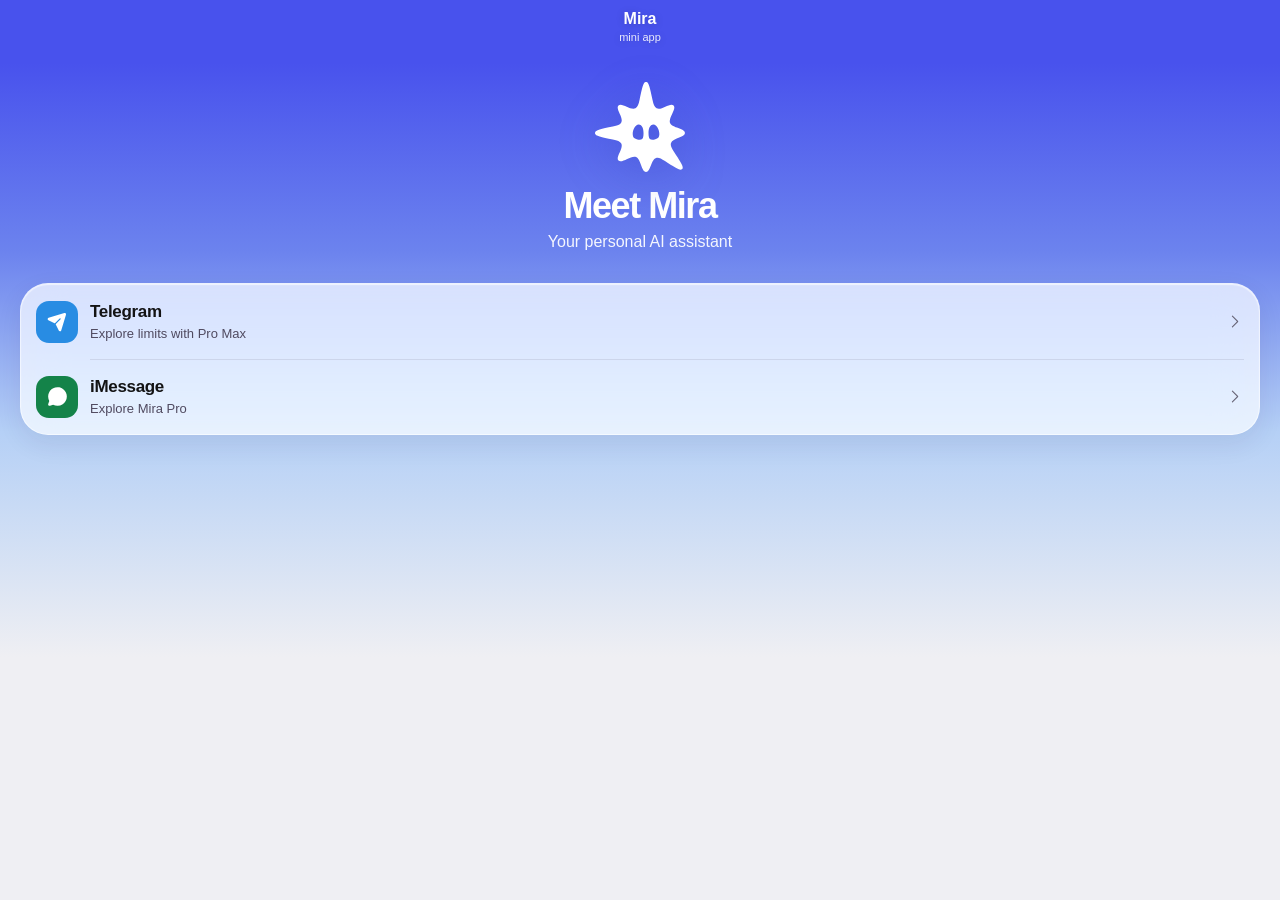
<file: index.html>
<!doctype html>
<html lang="en" data-mira-embedded>
  <head>
    <meta charset="UTF-8" />
    <meta name="viewport" content="width=device-width, initial-scale=1, maximum-scale=1, user-scalable=no, viewport-fit=cover" />
    <meta name="theme-color" content="#ffffff" />
    <title>Mira Mini App</title>
    <script src="https://telegram.org/js/telegram-web-app.js"></script>
    <script type="module" crossorigin src="./assets/miniapp-Dsj0WryV.js"></script>
    <link rel="stylesheet" crossorigin href="./assets/miniapp-DrBL2Y4B.css">
  </head>
  <body>
    <div id="root"></div>
  </body>
</html>
</file>
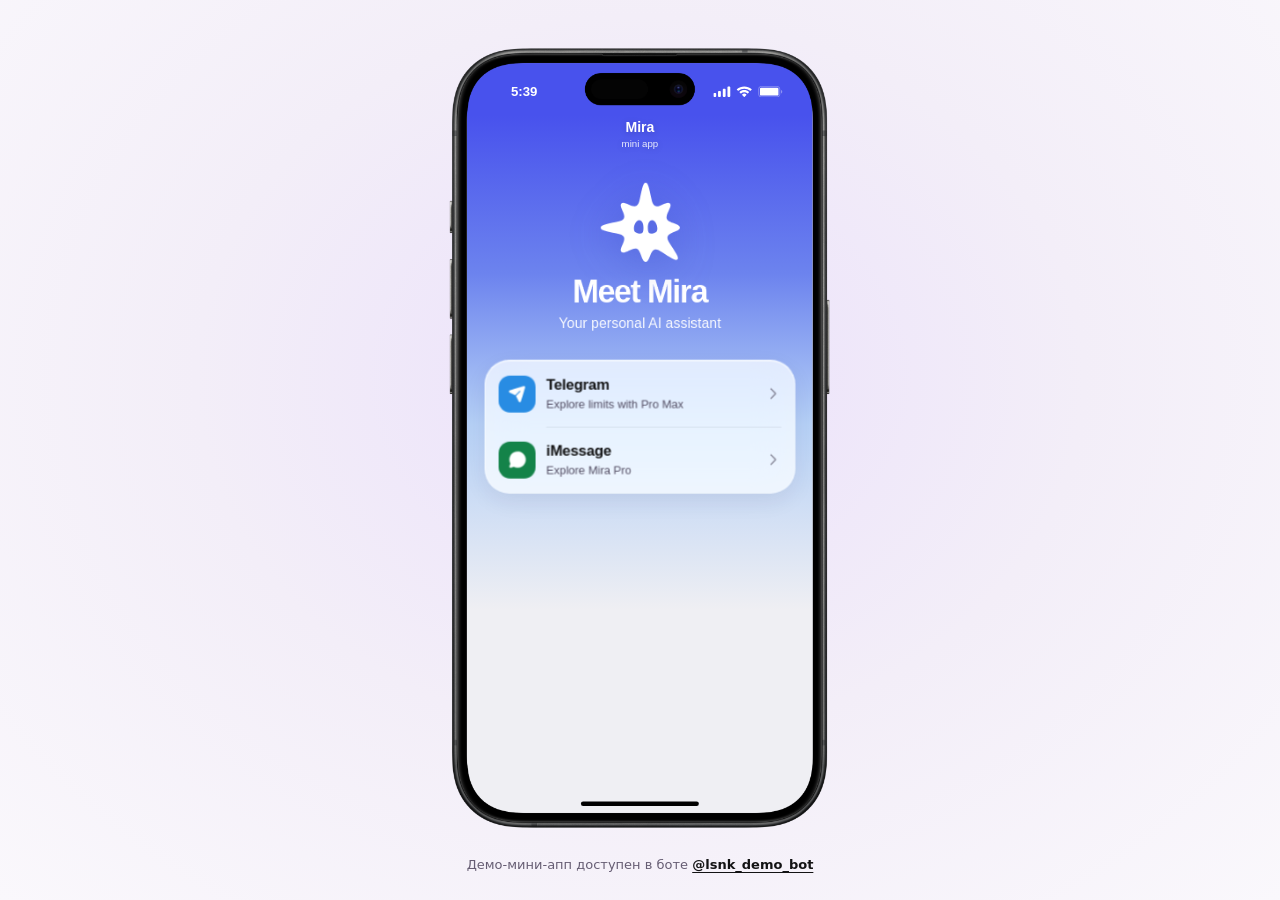
<file: demo/index.html>
<!doctype html>
<html lang="en">
  <head>
    <meta charset="UTF-8" />
    <meta name="viewport" content="width=device-width, initial-scale=1.0" />
    <title>Mira Subscription Preview</title>
    <script type="module" crossorigin src="./assets/index-DxJ-RCTI.js"></script>
    <link rel="stylesheet" crossorigin href="./assets/index-D3S27DZp.css">
  </head>
  <body>
    <div id="root"></div>
  </body>
</html>
</file>
<file: assets/miniapp-DrBL2Y4B.css>
:root{color:#151515;font-synthesis:none;text-rendering:optimizelegibility;-webkit-font-smoothing:antialiased;background:#fff;font-family:Inter,ui-sans-serif,system-ui,-apple-system,BlinkMacSystemFont,Segoe UI,sans-serif}*{box-sizing:border-box}html,body,#root{width:100%;height:100%;margin:0}.mobile-carousel{overscroll-behavior:contain;scrollbar-width:none;-webkit-user-select:none;user-select:none;width:100%;min-width:0;max-width:100%;display:block;position:relative;overflow:auto}.mobile-carousel::-webkit-scrollbar{display:none}.mobile-carousel{touch-action:pan-y;overflow:auto hidden}.mobile-carousel[data-dragging=true]{cursor:none}.mobile-carousel-content{width:max-content;min-width:100%;transform:translateX(var(--mobile-carousel-overdrag));will-change:transform;display:flex}.mobile-carousel-scrollbar{z-index:4;opacity:0;pointer-events:none;transition:opacity .15s;position:absolute;inset:0}.mobile-carousel-scrollbar[data-visible=true]{opacity:1}.mobile-carousel-scrollbar-thumb{background:#00000059;border-radius:999px;height:3px;position:absolute;bottom:4px;right:4px}body{min-width:320px;overflow:hidden}button,input,textarea{font:inherit}button{cursor:pointer}.phone-stage{place-items:center;width:100%;height:100%;padding:24px;display:grid;position:relative}.device-menu-bar{z-index:100;border-radius:12px;padding:3px;position:absolute;top:18px;right:18px}.device-picker-trigger{color:#151515;background:0 0;border:0;border-radius:9px;align-items:center;gap:10px;height:34px;padding:0 10px 0 12px;font:600 14px/1 ui-sans-serif,system-ui,sans-serif;display:flex}.device-picker-trigger:hover,.device-picker-trigger[data-state=open]{background:#0000000e}.device-picker-trigger:focus-visible{outline-offset:2px;outline:2px solid #000000b8}.device-picker-menu{z-index:200;min-width:168px;transform-origin:var(--radix-dropdown-menu-content-transform-origin);background:#fffffffa;border-radius:12px;padding:3px;animation:.12s ease-out device-menu-in;box-shadow:0 0 1px #0000000f,0 0 0 1px #00000014,0 4px 4px #0000000d}.device-picker-item{color:#181818;-webkit-user-select:none;user-select:none;border-radius:8px;outline:none;justify-content:space-between;align-items:center;height:34px;padding:0 9px 0 10px;font:500 14px/1 ui-sans-serif,system-ui,sans-serif;display:flex}.device-picker-item[data-highlighted]{background:#f0f0f0}.device-picker-item[data-state=checked]{font-weight:600}.device-picker-check{color:#181818;place-items:center;display:grid}@keyframes device-menu-in{0%{opacity:0;transform:scale(.98)translateY(-2px)}to{opacity:1;transform:scale(1)translateY(0)}}.phone-scale-box{position:relative}.phone-device{transform-origin:0 0;-webkit-user-select:none;user-select:none;position:absolute;top:0;left:0}.phone-bezel{object-fit:contain;z-index:2;-webkit-user-drag:none;pointer-events:none;width:100%;height:100%;display:block;position:absolute;inset:0}.device-screen{cursor:none;z-index:1;-webkit-user-select:none;user-select:none;background:#fff;border-radius:42px;position:absolute;overflow:hidden;box-shadow:inset 0 0 0 1px #00000014}.device-camera{z-index:75;pointer-events:none;background:#050505;border-radius:50%;display:block;position:absolute;box-shadow:inset 0 0 0 1px #ffffff14}.device-screen,.device-screen *{cursor:none!important}.device-screen img,.keyboard-asset{-webkit-user-drag:none;-webkit-user-select:none;user-select:none}.device-screen input,.device-screen textarea,.device-screen select,.device-screen option,.device-screen [contenteditable=true]{-webkit-user-select:auto;user-select:auto}.device-screen:active,.device-screen:active *,.device-screen input,.device-screen textarea,.device-screen button,.device-screen a,.device-screen [role=button]{cursor:none!important}.device-screen[data-cursor-debug=true],.device-screen[data-cursor-debug=true] *{cursor:default!important}.device-screen :focus,.device-screen :focus-visible{box-shadow:none!important;outline:0!important}.flow-stack,.flow-scenes,.flow-screen,.mobile-app-viewport{position:absolute;inset:0}.mobile-app-viewport[data-platform=android][data-keyboard-visible=false]{bottom:var(--device-safe-area-bottom,48px)}.flow-stack{--flow-header-height:0px;--flow-header-content-height:0px;--flow-header-safe-area:0px;--flow-footer-height:0px;--keyboard-height:0px;touch-action:pan-y;background:0 0;overflow:hidden}.flow-fixed-header{z-index:12;height:var(--flow-header-height);padding-top:var(--flow-header-safe-area);box-sizing:border-box;-webkit-backdrop-filter:none;backdrop-filter:none;background:0 0;border-bottom:0;position:absolute;top:0;left:0;right:0}.flow-fixed-footer{z-index:12;right:0;bottom:var(--keyboard-height);height:var(--flow-footer-height);background:0 0;transition:bottom .26s cubic-bezier(.2,.8,.2,1);position:absolute;left:0}.flow-scenes{top:var(--flow-header-height);bottom:0;overflow:hidden}.flow-screen{will-change:transform;background:0 0;overflow:hidden}.mobile-page{--mobile-safe-area-height:var(--device-safe-area-bottom,34px);--keyboard-height:0px;position:absolute;inset:0}.mobile-page[data-keyboard-visible=true],.mobile-app-viewport[data-platform=android] .mobile-page{--mobile-safe-area-height:0px}.mobile-scroll{top:0;right:0;bottom:var(--keyboard-height);-webkit-overflow-scrolling:touch;overscroll-behavior:contain;scrollbar-width:none;touch-action:none;-webkit-user-select:none;user-select:none;transition:bottom .26s cubic-bezier(.2,.8,.2,1);position:absolute;left:0;overflow:hidden auto}.mobile-scroll::-webkit-scrollbar{display:none}.mobile-scroll[data-dragging=true]{cursor:none}.mobile-cursor{z-index:80;opacity:0;pointer-events:none;will-change:transform;background:radial-gradient(circle at 50% 44%,#ffffffb3 0 34%,#ffffff8a 58%,#eeeeee7a 100%);border:.5px solid #0000001f;border-radius:999px;width:48px;height:48px;transition:opacity 90ms,background 80ms,box-shadow 80ms;position:absolute;top:0;left:0;box-shadow:inset 0 1px 2px #fff9,inset 0 -5px 10px #0000000d,inset 0 0 0 1px #00000006}.mobile-cursor:before{content:"";pointer-events:none;background:linear-gradient(#ffffff61,#fff0);border-radius:999px;width:32px;height:17px;position:absolute;top:3px;left:50%;transform:translate(-50%)}.mobile-cursor:after{border-radius:inherit;content:"";pointer-events:none;position:absolute;inset:0;box-shadow:inset 1px 0 3px #ffffff47,inset -1px 0 3px #00000005}.mobile-cursor-hotspot{pointer-events:none;background:#ffffffd1;border:1px solid #007afff2;border-radius:999px;width:9px;height:9px;position:absolute;top:50%;left:50%;transform:translate(-50%,-50%);box-shadow:0 0 0 1px #ffffffbf,0 0 0 3px #007aff29}.mobile-cursor-hotspot:before,.mobile-cursor-hotspot:after{content:"";background:#007afff2;position:absolute;top:50%;left:50%;transform:translate(-50%,-50%)}.mobile-cursor-hotspot:before{width:17px;height:1px}.mobile-cursor-hotspot:after{width:1px;height:17px}.mobile-cursor[data-visible=true]{opacity:1}.mobile-cursor[data-active=true]{background:radial-gradient(circle at 50% 55%,#e8e8e894 0 30%,#f8f8f880 62%,#ffffffad 100%);box-shadow:inset 0 3px 7px #00000014,inset 0 -4px 8px #ffffff57,inset 0 0 0 1px #00000008}.mobile-cursor[data-active=true]:before{background:linear-gradient(#0000000e,#0000)}.mobile-cursor[data-active=true]:after{box-shadow:inset 0 5px 9px #0000000b,inset 0 -3px 7px #ffffff47}.mobile-scroll-content{will-change:transform;grid-template-columns:minmax(0,1fr);gap:0;min-width:0;padding:0;display:grid}.app-screen{background:#fff}.mobile-scrollbar{z-index:9;top:4px;right:5px;bottom:calc(var(--mobile-safe-area-height) + var(--keyboard-height) + 4px);opacity:0;pointer-events:none;width:4px;transition:bottom .26s cubic-bezier(.2,.8,.2,1),opacity .18s;position:absolute}.mobile-page[data-keyboard-dragging=true] .mobile-scroll,.mobile-page[data-keyboard-dragging=true] .mobile-scrollbar,.flow-stack[data-keyboard-dragging=true] .flow-fixed-footer{transition:none}.mobile-scrollbar[data-visible=true]{opacity:1}.mobile-scrollbar-thumb{background:#00000047;border-radius:999px;width:4px;min-height:36px;transition:background .12s;box-shadow:0 0 0 1px #ffffff2e}.status-bar{z-index:72;color:#050505;pointer-events:none;background:0 0;grid-template-columns:1fr auto;align-items:center;height:54px;padding:10px 34px 0 36px;font-family:-apple-system,BlinkMacSystemFont,SF Pro Text,Helvetica Neue,Arial,sans-serif;display:grid;position:absolute;top:0;left:0;right:0}.device-screen[data-device=pixel-10] .status-bar{align-items:start;height:auto;padding:32px 32px 0;font-family:Roboto,Arial,sans-serif}.status-time{text-align:center;letter-spacing:0;justify-self:start;min-width:58px;font-size:15px;font-weight:600;line-height:1}.status-indicators{justify-self:end;align-items:center;display:flex}.status-indicator-svg{display:block}.status-indicator-svg[data-platform=ios]{width:79px;height:13px}.status-indicator-svg[data-platform=android]{width:50px;height:14px}.device-screen[data-device=pixel-10] .status-time{font-weight:500;transform:translateY(2px)}.home-indicator-svg{z-index:70;width:100%;height:var(--device-safe-area-bottom,34px);pointer-events:none;display:block;position:absolute;bottom:0;left:0;right:0}.android-navigation-bar{z-index:70;width:428px;height:var(--device-safe-area-bottom,48px);pointer-events:none;-webkit-user-drag:none;display:block;position:absolute;bottom:-1px;left:-1px}h1,h2,p{margin:0}h1{letter-spacing:0;font-size:26px;line-height:1.08}h2{font-size:15px}p{color:#555;font-size:14px;line-height:1.45}.field-label{color:#555;font-size:13px;font-weight:800}.mobile-field{gap:8px;display:grid}.mobile-field input{color:#151515;background:#fff;border:1px solid #0000001a;border-radius:8px;outline:0;width:100%;min-height:44px;padding:0 12px}.mobile-field input:focus{box-shadow:none;border-color:#00000029}.device-screen .mobile-field input:focus,.device-screen .mobile-field input:focus-visible{border-color:#0000001f;box-shadow:none!important;outline:0!important}.sheet-overlay{z-index:20;background:#00000057;position:absolute;inset:0}.bottom-sheet{z-index:21;touch-action:none;background:#fff;border-radius:22px 22px 0 0;flex-direction:column;min-height:260px;display:flex;position:absolute;left:0;right:0;overflow:hidden;box-shadow:0 -16px 48px #0003}.sheet-handle-zone{touch-action:none;place-items:center;height:30px;display:grid}.sheet-handle{background:#c9c9c4;border-radius:999px;width:42px;height:5px}.sheet-header{gap:4px;padding:0 18px 14px;display:grid}.sheet-title{margin:0;font-size:18px;font-weight:900}.sheet-description{color:#737373;margin:0;font-size:13px;line-height:1.35}.sheet-content{padding:0 18px 24px;overflow:auto}.keyboard-dock{z-index:30;height:339px;box-shadow:none;pointer-events:none;will-change:transform;background:#d8d9de;border-radius:32px 32px 0 0;padding:0;position:absolute;bottom:-1px;left:0;right:0;overflow:hidden}.keyboard-dock[data-platform=android]{background:#f3f2f6;border-radius:0;box-shadow:0 -1px 2px #00000014}.keyboard-dock[data-visible=true]{pointer-events:auto}.keyboard-asset{z-index:1;border-radius:inherit;object-fit:cover;object-position:center bottom;-webkit-user-drag:none;pointer-events:none;width:100%;height:100%;display:block;position:relative}.keyboard-dock[data-platform=android] .keyboard-asset{object-fit:fill;border-radius:0}:root{--mira-purple:#7c34eb;--mira-max-glow:#7246c3;--mira-purple-ink:#6024b8;--mira-header-home:#4852ed;--mira-header-pro:#8111f1;--mira-header-max:#170540;--mira-ink:#131314;--mira-secondary:#665d73;--mira-surface:#fff;--mira-card:#fff;--mira-benefits-shadow:0 1px 2px #0000000a, 0 6px 18px #00000012;--mira-brand-outline:#00000020;--mira-border:#d5d5dc;--mira-line:#19102717;--mira-home-background:#efeff3;--mira-home-wash:linear-gradient(180deg, var(--mira-header-home) 0 7%, #6c83ee 28%, #b5d0f6 48%, var(--mira-home-background) 73%);--mira-pro-wash:linear-gradient(180deg, var(--mira-header-pro) 0 7%, #8938ef 26%, #8242ca 64%, #f3e4ff 87%, var(--mira-surface) 100%);--mira-max-wash:linear-gradient(180deg, var(--mira-header-max) 0 7%, #2f0e83 26%, var(--mira-max-glow) 64%, #e2d6fa 87%, var(--mira-surface) 100%);--mira-glass:#ffffffb8;--mira-glass-edge:#ffffff85;--mira-period:#fff;--mira-sheet:#fdfafff5;--mira-stage:radial-gradient(ellipse at 50% 42%, #ebe1fb 0%, #f3eef8 49%, #faf8fc 100%);--mira-pro-purchase:linear-gradient(104deg, #793ce4, #8a50ed);--mira-max-purchase:linear-gradient(104deg, #4b0bc2, #5b28cf);--mira-pro-tint:#f1e8ff;--mira-max-tint:#ebe5fb;--mira-ease:cubic-bezier(.22, 1, .36, 1)}:root[data-mira-theme=dark]{--lightningcss-light: ;--lightningcss-dark:initial;color-scheme:dark;--mira-purple-ink:#edeaff;--mira-header-home:#141e43;--mira-header-pro:#5814a3;--mira-ink:#f7f5fb;--mira-secondary:#c0b9cf;--mira-surface:#1b1b23;--mira-card:#292934;--mira-benefits-shadow:0 1px 2px #0000001a, 0 6px 18px #00000038;--mira-brand-outline:#ffffff20;--mira-border:#585565;--mira-line:#ffffff24;--mira-home-background:#1b1b23;--mira-home-wash:linear-gradient(180deg, var(--mira-header-home) 0 7%, #273776 31%, #292840 55%, var(--mira-home-background) 81%);--mira-pro-wash:linear-gradient(180deg, var(--mira-header-pro) 0 7%, #6724b7 25%, #46267a 53%, #26213b 77%, var(--mira-surface) 100%);--mira-max-wash:linear-gradient(180deg, var(--mira-header-max) 0 7%, #2f0e83 25%, #35216b 53%, #242038 77%, var(--mira-surface) 100%);--mira-glass:#28293cd1;--mira-glass-edge:#d4d1ff35;--mira-period:#32313f;--mira-sheet:#242330f5;--mira-stage:radial-gradient(ellipse at 50% 42%, #312942, #201c2b 52%, #17151e);--mira-pro-purchase:linear-gradient(104deg, #8449dc, #9156e4);--mira-max-purchase:linear-gradient(104deg, #5146c4, #6561d7);--mira-pro-tint:#543581;--mira-max-tint:#423c79}.phone-stage:has(.mira-app){background:var(--mira-stage)}.phone-stage:has(.mira-app)>.device-menu-bar{display:none}.mira-app{--edge:20px;--host-top:var(--device-safe-area-top,54px);--host-bottom:var(--device-safe-area-bottom,34px);--purchase-tint:var(--mira-pro-tint);isolation:isolate;color:var(--mira-ink);background:var(--mira-surface);-webkit-tap-highlight-color:transparent;grid-template-rows:minmax(0,1fr);grid-template-columns:minmax(0,1fr);font-family:-apple-system,BlinkMacSystemFont,SF Pro Text,Helvetica Neue,Arial,sans-serif;display:grid;position:absolute;inset:0;overflow:hidden}.mira-app[data-plan=max]{--purchase-tint:var(--mira-max-tint)}.mobile-app-viewport[data-platform=android] .mira-app{--host-bottom:0px}.is-embedded{--host-top:env(safe-area-inset-top,0px);--host-bottom:env(safe-area-inset-bottom,0px);width:100%;height:100dvh}[data-telegram] .is-embedded{--host-top:max(var(--tg-safe-area-inset-top,0px), var(--tg-content-safe-area-inset-top,0px));--host-bottom:max(var(--tg-safe-area-inset-bottom,0px), var(--tg-content-safe-area-inset-bottom,0px));height:var(--tg-viewport-stable-height,100dvh)}.mira-app[data-view=home]{background:var(--mira-home-background)}:root[data-mira-embedded]{--mira-top-edge:var(--mira-header-home)}:root[data-mira-embedded]:has(.mira-app:not([data-view=home])){--mira-top-edge:var(--mira-header-pro)}:root[data-mira-embedded]:has(.mira-app[data-plan=max]:not([data-view=home])){--mira-top-edge:var(--mira-header-max)}:root[data-mira-embedded],:root[data-mira-embedded] body{overscroll-behavior:none;touch-action:pan-x pan-y;background-color:var(--mira-top-edge);overflow:hidden}:root[data-mira-embedded] .mira-app{background-color:var(--mira-top-edge)}.mira-app button,.mira-sheet button{appearance:none;color:inherit;border:0}.mira-app button:focus-visible,.mira-sheet button:focus-visible{outline-offset:3px;outline:2px solid #225bf4}.mira-app h1,.mira-app h2,.mira-app p,.mira-sheet p{margin:0}.mira-page{position:absolute;inset:0}.mira-page.paywall-page{grid-row:1;min-width:0;min-height:0;position:relative;inset:auto}.mira-page:has(.mira-home){background:var(--mira-home-wash)}.mira-scroll{position:absolute;inset:0}.mira-embedded-scroll{overscroll-behavior-y:none;touch-action:pan-x pan-y;height:100%;overflow:auto}.glass{border:1px solid var(--mira-glass-edge);background:var(--mira-glass);-webkit-backdrop-filter:blur(22px)saturate(160%);backdrop-filter:blur(22px)saturate(160%);box-shadow:inset 0 1px 1px #ffffffa1,0 9px 26px #29134415}.mira-chrome{z-index:5;inset:calc(var(--host-top) + 5px) 16px auto;color:#fff;pointer-events:none;grid-template-columns:44px 1fr 44px;align-items:start;display:grid;position:absolute}.mira-app .round-glass{color:#fff;pointer-events:auto;width:44px;height:44px;transition:scale .24s var(--mira-ease), background-color .24s var(--mira-ease);background:#ffffff35;border:1px solid #ffffff64;border-radius:50%;place-items:center;display:grid;box-shadow:inset 0 1px 2px #ffffff45,0 3px 15px #33104c1c}.round-glass:active{scale:.93}.mira-app .round-glass:hover{background-color:#ffffff50}.chrome-title{text-shadow:0 1px 8px #1a093232;grid-column:2;justify-items:center;gap:2px;padding-top:4px;display:grid}.chrome-title strong{font-size:16px;line-height:20px}.chrome-title span{color:#ffffffe0;font-size:11px;line-height:13px}.device-screen:has(.mira-app) .status-bar{color:#fff}.device-screen:has(.mira-app) .status-indicator-svg{filter:brightness(0)invert()}.paywall-content{--paywall-card-radius:24px;--hero-height:246px;--hero-top:calc(var(--host-top) + 49px);--hero-wash-height:calc(var(--hero-height) + 520px);--mira-max-gauge-start:#fff;--mira-max-gauge-end:#fff;--limit-label-color:#ffffffe0;isolation:isolate;min-height:100%;padding-bottom:calc(var(--purchase-clearance,var(--host-bottom) + 65px) + 22px);background:var(--mira-surface);position:relative}.paywall-content:before{content:"";z-index:-1;height:var(--hero-wash-height);background:var(--mira-pro-wash);pointer-events:none;position:absolute;inset:0 0 auto}.is-embedded .paywall-content{--hero-height:calc(var(--host-top) + 156px)}.is-embedded:not([data-view=home]) .mira-chrome{color:#fff}.is-embedded:has(.mira-chrome) .paywall-content{--hero-height:calc(var(--host-top) + 198px)}.pay-hero{height:var(--hero-height);position:relative}.hero-animation{inset:var(--hero-top) 0 0;pointer-events:none;grid-template:minmax(0,1fr)/minmax(0,1fr);place-items:center;display:grid;position:absolute}.is-embedded:not(:has(.mira-chrome)) .paywall-content{--hero-top:var(--host-top)}.mira-lottie{pointer-events:none;width:min(100%,402px);height:100%;translate:0 5px}.mira-lottie>svg{display:block;overflow:visible}.mira-app .plan-upgrade-heading{z-index:1;margin-block-start:-12px;margin-inline:var(--edge);color:#fff;letter-spacing:-.85px;text-align:center;font-size:clamp(25px,7.7vw,32px);font-weight:700;line-height:38px;display:grid;position:relative}.limits-title-layer{grid-area:1/1}.limits-title-word,.limits-title-letter{display:inline-block}.mira-app .plan-upgrade{color:#fff;-webkit-backdrop-filter:blur(15px);backdrop-filter:blur(15px);letter-spacing:-.43px;white-space:nowrap;background-color:#ffffff14;border-radius:999px;justify-content:center;align-items:center;gap:6px;min-height:44px;margin:12px auto 0;padding:6px 14px;font-size:16px;font-weight:600;line-height:20px;transition:background-color .2s;display:flex;position:relative}.plan-upgrade:before{content:"";border-radius:inherit;pointer-events:none;position:absolute;inset:0;box-shadow:inset -1px -1px #fff6,inset 1px 1px #fff6}.mira-app .plan-upgrade[aria-checked=true]{background-color:#ffffff24}@media (hover:hover) and (pointer:fine){.mira-app .plan-upgrade:hover{background-color:#ffffff24}}.plan-upgrade-multiplier{color:#211728;letter-spacing:0;background:#ffe29a;border-radius:18px;align-items:center;gap:3px;padding:2.75px 7.5px 2.75px 4.875px;font-size:17.5px;line-height:20.25px;display:inline-flex}.plan-upgrade-icon{background:currentColor;flex:none;width:16px;height:16px;-webkit-mask:url("data:image/svg+xml,%3csvg%20preserveAspectRatio='none'%20overflow='visible'%20style='display:%20block;'%20width='12'%20height='12'%20viewBox='0%200%2012%2012'%20fill='none'%20xmlns='http://www.w3.org/2000/svg'%3e%3cg%20id='arrow.up.circle.fill%201'%20clip-path='url(%23clip0_0_4)'%3e%3cpath%20id='Vector'%20d='M12%206.00001C12%209.31035%209.31149%2012%205.99754%2012C2.68856%2012%200%209.31035%200%206.00001C0%202.68966%202.68856%200%205.99754%200C9.31149%200%2012%202.68966%2012%206.00001ZM5.47546%203.11867L3.49469%205.00789C3.37426%205.1307%203.30444%205.25847%203.30444%205.43655C3.30444%205.77583%203.58004%206.01415%203.90332%206.01415C4.07371%206.01415%204.24014%205.94465%204.35793%205.81688L5.09523%205.01801L5.36258%204.68133L5.31795%205.5262V8.44409C5.31795%208.81183%205.62566%209.11668%206.00251%209.11668C6.38663%209.11668%206.68706%208.81183%206.68706%208.44409V5.5262L6.64572%204.68548L6.90977%205.01801L7.65205%205.81688C7.76487%205.94465%207.9313%206.01415%208.1017%206.01415C8.42%206.01415%208.70057%205.77583%208.70057%205.43655C8.70057%205.25847%208.63571%205.1307%208.51031%205.00789L6.53451%203.11867C6.35453%202.94325%206.18977%202.88334%206.00251%202.88334C5.8202%202.88334%205.65544%202.94325%205.47546%203.11867Z'%20fill='white'%20style='mix-blend-mode:plus-lighter'/%3e%3c/g%3e%3cdefs%3e%3cclipPath%20id='clip0_0_4'%3e%3crect%20width='12'%20height='12'%20fill='white'/%3e%3c/clipPath%3e%3c/defs%3e%3c/svg%3e") 50%/contain no-repeat;mask:url("data:image/svg+xml,%3csvg%20preserveAspectRatio='none'%20overflow='visible'%20style='display:%20block;'%20width='12'%20height='12'%20viewBox='0%200%2012%2012'%20fill='none'%20xmlns='http://www.w3.org/2000/svg'%3e%3cg%20id='arrow.up.circle.fill%201'%20clip-path='url(%23clip0_0_4)'%3e%3cpath%20id='Vector'%20d='M12%206.00001C12%209.31035%209.31149%2012%205.99754%2012C2.68856%2012%200%209.31035%200%206.00001C0%202.68966%202.68856%200%205.99754%200C9.31149%200%2012%202.68966%2012%206.00001ZM5.47546%203.11867L3.49469%205.00789C3.37426%205.1307%203.30444%205.25847%203.30444%205.43655C3.30444%205.77583%203.58004%206.01415%203.90332%206.01415C4.07371%206.01415%204.24014%205.94465%204.35793%205.81688L5.09523%205.01801L5.36258%204.68133L5.31795%205.5262V8.44409C5.31795%208.81183%205.62566%209.11668%206.00251%209.11668C6.38663%209.11668%206.68706%208.81183%206.68706%208.44409V5.5262L6.64572%204.68548L6.90977%205.01801L7.65205%205.81688C7.76487%205.94465%207.9313%206.01415%208.1017%206.01415C8.42%206.01415%208.70057%205.77583%208.70057%205.43655C8.70057%205.25847%208.63571%205.1307%208.51031%205.00789L6.53451%203.11867C6.35453%202.94325%206.18977%202.88334%206.00251%202.88334C5.8202%202.88334%205.65544%202.94325%205.47546%203.11867Z'%20fill='white'%20style='mix-blend-mode:plus-lighter'/%3e%3c/g%3e%3cdefs%3e%3cclipPath%20id='clip0_0_4'%3e%3crect%20width='12'%20height='12'%20fill='white'/%3e%3c/clipPath%3e%3c/defs%3e%3c/svg%3e") 50%/contain no-repeat}.plan-upgrade-track{width:40px;height:24px;transition:background-color .24s var(--mira-ease);background:#ffffff52;border-radius:12px;flex:none;margin-inline-start:4px;position:relative}.plan-upgrade-thumb{z-index:1;width:18px;height:18px;transition:background-color .24s var(--mira-ease);background:#fff;border-radius:50%;position:absolute;inset:3px auto auto 3px}.plan-upgrade[aria-checked=true] .plan-upgrade-track{background-color:#fff}.plan-upgrade[aria-checked=true] .plan-upgrade-thumb{background-color:#211728}.limit-summary{margin:28px var(--edge) 0}.limit-metrics{grid-template-columns:repeat(3,minmax(0,1fr));gap:6px;margin:0;padding:0;list-style:none;display:grid}.limit-metric{justify-items:center;display:grid}.limit-gauge{color:#fff;justify-items:center;width:68px;height:54px;display:grid;position:relative}.limit-gauge>svg,.limit-gauge-track{position:absolute;inset:0}.limit-gauge-icon{place-items:center;height:24px;display:grid;position:absolute;top:22px}.limit-gauge-icon>img{display:block}.limit-gauge-upgrade-arrow{color:#ffffff70;pointer-events:none;width:26px;height:26px;position:absolute;top:21px}.limit-gauge-upgrade-arrow:before{content:"";background:currentColor;width:100%;height:100%;display:block;-webkit-mask:url("data:image/svg+xml,%3csvg%20preserveAspectRatio='none'%20overflow='visible'%20style='display:%20block;'%20width='16'%20height='17'%20viewBox='0%200%2016%2017'%20fill='none'%20xmlns='http://www.w3.org/2000/svg'%3e%3cg%20id='Group'%3e%3cpath%20id='Vector'%20opacity='0'%20d='M16%200H0V17H16V0Z'%20fill='white'/%3e%3cpath%20id='Vector_2'%20d='M0.36702%2014.8149C0.128765%2015.0582%200%2015.3606%200%2015.7098C0%2016.4262%200.575357%2016.9924%201.29115%2016.9924C1.65056%2016.9924%201.97295%2016.8472%202.22895%2016.5899L8.42999%2010.3589H7.5842L13.7746%2016.5899C14.0306%2016.8507%2014.3682%2016.9924%2014.7165%2016.9924C15.4322%2016.9924%2016%2016.4262%2016%2015.7098C16%2015.357%2015.8748%2015.0621%2015.6329%2014.8149L9.02548%208.187C8.72692%207.88707%208.39286%207.74188%208.00558%207.73837C7.61424%207.73837%207.29184%207.88356%206.98567%208.187L0.36702%2014.8149Z'%20fill='white'/%3e%3cpath%20id='Vector_3'%20d='M0.36702%207.07661C0.128765%207.31976%200%207.62222%200%207.97141C0%208.68784%200.575357%209.25405%201.29115%209.25405C1.65056%209.25405%201.97295%209.10885%202.22895%208.85163L8.42999%202.62048H7.5842L13.7746%208.85163C14.0306%209.11238%2014.3682%209.25405%2014.7165%209.25405C15.4322%209.25405%2016%208.68784%2016%207.97141C16%207.61871%2015.8748%207.31625%2015.6329%207.07661L9.02548%200.448626C8.71931%200.156249%208.39286%200.00351542%208.00558%200C7.61424%200%207.29184%200.145193%206.98567%200.448626L0.36702%207.07661Z'%20fill='white'/%3e%3c/g%3e%3c/svg%3e") 50% no-repeat;mask:url("data:image/svg+xml,%3csvg%20preserveAspectRatio='none'%20overflow='visible'%20style='display:%20block;'%20width='16'%20height='17'%20viewBox='0%200%2016%2017'%20fill='none'%20xmlns='http://www.w3.org/2000/svg'%3e%3cg%20id='Group'%3e%3cpath%20id='Vector'%20opacity='0'%20d='M16%200H0V17H16V0Z'%20fill='white'/%3e%3cpath%20id='Vector_2'%20d='M0.36702%2014.8149C0.128765%2015.0582%200%2015.3606%200%2015.7098C0%2016.4262%200.575357%2016.9924%201.29115%2016.9924C1.65056%2016.9924%201.97295%2016.8472%202.22895%2016.5899L8.42999%2010.3589H7.5842L13.7746%2016.5899C14.0306%2016.8507%2014.3682%2016.9924%2014.7165%2016.9924C15.4322%2016.9924%2016%2016.4262%2016%2015.7098C16%2015.357%2015.8748%2015.0621%2015.6329%2014.8149L9.02548%208.187C8.72692%207.88707%208.39286%207.74188%208.00558%207.73837C7.61424%207.73837%207.29184%207.88356%206.98567%208.187L0.36702%2014.8149Z'%20fill='white'/%3e%3cpath%20id='Vector_3'%20d='M0.36702%207.07661C0.128765%207.31976%200%207.62222%200%207.97141C0%208.68784%200.575357%209.25405%201.29115%209.25405C1.65056%209.25405%201.97295%209.10885%202.22895%208.85163L8.42999%202.62048H7.5842L13.7746%208.85163C14.0306%209.11238%2014.3682%209.25405%2014.7165%209.25405C15.4322%209.25405%2016%208.68784%2016%207.97141C16%207.61871%2015.8748%207.31625%2015.6329%207.07661L9.02548%200.448626C8.71931%200.156249%208.39286%200.00351542%208.00558%200C7.61424%200%207.29184%200.145193%206.98567%200.448626L0.36702%207.07661Z'%20fill='white'/%3e%3c/g%3e%3c/svg%3e") 50% no-repeat}.limit-value{color:#fff;font-variant-numeric:tabular-nums;letter-spacing:-.26px;font-size:22px;font-weight:700;line-height:28px}.limit-label{color:var(--limit-label-color);font-size:13px;font-weight:590;line-height:18px}.limit-tokens{white-space:nowrap;justify-content:center;align-items:center;gap:4px;margin:0 0 16px;display:flex}.limit-tokens .limit-value{align-items:center;gap:3px;font-size:14px;line-height:20px;display:inline-flex}.limit-token-icon{background:var(--limit-label-color);flex:none;width:14px;height:14px;-webkit-mask:url(./limit-tokens-GFhTBs_d.svg) 50%/contain no-repeat;mask:url(./limit-tokens-GFhTBs_d.svg) 50%/contain no-repeat}.limit-gauge-track{filter:invert()brightness(1.35)}.limit-gauge>svg>g[mask]{opacity:.8}.period-carousel{margin-top:13px;container-type:inline-size}.is-embedded .period-carousel{touch-action:pan-x pan-y;overscroll-behavior-y:auto}.period-carousel-track{padding:7px var(--edge) 3px;gap:6px}.mira-app .period-button{border-radius:var(--paywall-card-radius);background:var(--mira-period);text-align:left;min-width:0;min-height:84px;transition:background-color .26s var(--mira-ease), color .26s var(--mira-ease), scale .2s var(--mira-ease);flex:0 0 clamp(128px,33cqi,154px);align-content:start;justify-items:start;gap:2px;padding:14px 12px 12px;display:grid;position:relative}.mira-app .period-button:before{content:"";border-radius:inherit;box-shadow:inset 0 0 0 .5px var(--mira-border);pointer-events:none;position:absolute;inset:0}.mira-app .period-carousel-track:has(>:nth-child(2):last-child) .period-button{flex:1;align-content:center}.mira-app .period-button[aria-pressed=true]{color:var(--mira-ink);background:linear-gradient(180deg, var(--purchase-tint), var(--mira-period) 90%)}.mira-app .period-button[aria-pressed=true]:before{box-shadow:inset 0 0 0 2px var(--mira-purple)}.period-button:active,.gift-button:active,.mira-primary:active,.entry-row:active{scale:.98}.period-label{white-space:nowrap;align-items:center;gap:4px;width:100%;margin-bottom:5px;font-size:14px;font-weight:600;line-height:17px;display:flex}.period-check{z-index:1;pointer-events:none;width:20px;height:20px;position:absolute;inset:-3px -1px auto auto}.period-cost{letter-spacing:-.4px;flex-wrap:wrap;align-items:baseline;gap:0 3px;min-width:0;font-size:clamp(15px,4.9cqi,17px);font-weight:700;line-height:19px;display:flex}.period-total{color:var(--mira-secondary);font-size:12px;font-weight:560;line-height:15px}.period-total .price-figure{flex-direction:row-reverse}.period-original{color:var(--mira-secondary);letter-spacing:-.15px;font-size:11px;font-weight:560;text-decoration:none}.period-discount{color:#fff;background:#c9253f;border-radius:999px;padding:1px 4px;font-size:10px;font-weight:700;line-height:12px}.period-ribbon{z-index:1;border-radius:inherit;pointer-events:none;position:absolute;inset:0;overflow:clip}.period-ribbon>span{background:var(--mira-purple);color:#fff;text-align:center;text-transform:uppercase;width:86px;font-size:8px;font-weight:700;line-height:13px;position:absolute;bottom:24px;right:24px;transform:translate(50%,50%)rotate(-45deg)}.rolling-price{vertical-align:baseline;display:inline-block;position:relative}.price-figure{white-space:nowrap;align-items:center;gap:.15em;display:inline-flex}.animated-number{font-variant-numeric:tabular-nums;font-kerning:none;display:inline-flex;position:relative}.number-columns{white-space:pre;align-items:baseline;display:inline-flex}.number-place{flex:none;display:inline-block;position:relative}.number-place-fluid{overflow:clip visible}.number-measure{visibility:hidden}.number-glyph-layer,.number-static{text-align:center;position:absolute;inset:0}.number-glyph-layer:empty{visibility:hidden}.period-original :is(.number-glyph,.number-static,.number-affix){text-decoration:line-through}.price-star{background:currentColor;flex:none;width:15px;height:15px;display:inline-block;-webkit-mask-position:50%;mask-position:50%;-webkit-mask-size:contain;mask-size:contain;-webkit-mask-repeat:no-repeat;mask-repeat:no-repeat}.period-cost .price-star,.period-total .price-star{width:.74em;height:.74em}.benefits{--benefit-inset:14px;--benefit-icon-size:20px;--benefit-gap:10px;margin:24px var(--edge) 0}.benefits ul{border-radius:var(--paywall-card-radius);box-shadow:0 0 0 .5px var(--mira-border), var(--mira-benefits-shadow);background:var(--mira-surface);margin:0;padding:0;list-style:none}.benefits li{grid-template-columns:var(--benefit-icon-size) minmax(0, 1fr);align-content:center;align-items:start;gap:var(--benefit-gap);min-height:44px;padding:10px var(--benefit-inset);letter-spacing:-.23px;font-size:16px;line-height:21px;display:grid;position:relative}.benefits li+li:before{content:"";inset-block-start:0;inset-inline:calc(var(--benefit-inset) + var(--benefit-icon-size) + var(--benefit-gap)) var(--benefit-inset);background:var(--mira-line);height:.5px;position:absolute}.benefits li:first-child{padding-block-start:var(--benefit-inset)}.benefit-check{width:var(--benefit-icon-size);height:var(--benefit-icon-size)}:root[data-mira-theme=dark] .benefit-check{--check-disc:#fff;--check-glyph:var(--mira-surface)}:root:not([data-mira-theme=dark]) .mira-app[data-plan=max] .benefit-check{--check-disc:#000}.mira-check{color:var(--check-glyph,#fff);place-items:center;display:grid}.mira-check:before,.mira-check:after{content:"";grid-area:1/1}.mira-check:before{aspect-ratio:1;background:currentColor;width:60%}.mira-check:after{background:var(--check-disc,var(--mira-purple));width:100%;height:100%;-webkit-mask:url("data:image/svg+xml,%3csvg%20preserveAspectRatio='none'%20overflow='visible'%20style='display:%20block;'%20width='16'%20height='16'%20viewBox='0%200%2016%2016'%20fill='none'%20xmlns='http://www.w3.org/2000/svg'%3e%3cg%20id='Frame%2015'%3e%3cpath%20id='Vector'%20d='M15%208.00001C15%2011.8621%2011.8634%2015%207.99713%2015C4.13665%2015%201%2011.8621%201%208.00001C1%204.13794%204.13665%201%207.99713%201C11.8634%201%2015%204.13794%2015%208.00001ZM9.81704%205.40697L7.23466%209.54807L6.09807%208.09774C5.90852%207.85635%205.72245%207.76947%205.48312%207.76947C5.07239%207.76947%204.75547%208.09309%204.75547%208.50089C4.75547%208.69514%204.81763%208.87047%204.96624%209.04734L6.50276%2010.9244C6.72009%2011.199%206.95944%2011.328%207.25783%2011.328C7.54504%2011.328%207.80097%2011.1847%207.97855%2010.9163L11.0129%206.21874C11.131%206.04688%2011.211%205.85764%2011.211%205.68231C11.211%205.26561%2010.8539%204.98796%2010.4548%204.98796C10.2023%204.98796%209.98534%205.12852%209.81704%205.40697Z'%20fill='%230088FF'/%3e%3c/g%3e%3c/svg%3e") 50%/114.286% no-repeat;mask:url("data:image/svg+xml,%3csvg%20preserveAspectRatio='none'%20overflow='visible'%20style='display:%20block;'%20width='16'%20height='16'%20viewBox='0%200%2016%2016'%20fill='none'%20xmlns='http://www.w3.org/2000/svg'%3e%3cg%20id='Frame%2015'%3e%3cpath%20id='Vector'%20d='M15%208.00001C15%2011.8621%2011.8634%2015%207.99713%2015C4.13665%2015%201%2011.8621%201%208.00001C1%204.13794%204.13665%201%207.99713%201C11.8634%201%2015%204.13794%2015%208.00001ZM9.81704%205.40697L7.23466%209.54807L6.09807%208.09774C5.90852%207.85635%205.72245%207.76947%205.48312%207.76947C5.07239%207.76947%204.75547%208.09309%204.75547%208.50089C4.75547%208.69514%204.81763%208.87047%204.96624%209.04734L6.50276%2010.9244C6.72009%2011.199%206.95944%2011.328%207.25783%2011.328C7.54504%2011.328%207.80097%2011.1847%207.97855%2010.9163L11.0129%206.21874C11.131%206.04688%2011.211%205.85764%2011.211%205.68231C11.211%205.26561%2010.8539%204.98796%2010.4548%204.98796C10.2023%204.98796%209.98534%205.12852%209.81704%205.40697Z'%20fill='%230088FF'/%3e%3c/g%3e%3c/svg%3e") 50%/114.286% no-repeat}@media (prefers-reduced-motion:no-preference){.benefit-check:after{transition:background-color .32s cubic-bezier(.4, 0, .2, 1) var(--benefit-check-delay,0s)}.benefits li:nth-child(2){--benefit-check-delay:24ms}.benefits li:nth-child(3){--benefit-check-delay:48ms}.benefits li:nth-child(4){--benefit-check-delay:72ms}}.benefits strong{font-weight:610}.benefit-detail{color:var(--mira-secondary);letter-spacing:0;flex-wrap:wrap;align-items:center;gap:4px;margin-top:3px;font-size:14px;line-height:19px;display:flex}.brand-label{white-space:nowrap;align-items:center;gap:4px;display:inline-flex}.brand-icon{outline:1px solid var(--mira-brand-outline);background:#fff;border-radius:6px;flex:none;place-items:center;width:20px;height:20px;display:inline-grid;overflow:clip}.brand-icon>img{object-fit:contain;width:14px;height:14px;display:block}.brand-stack{align-items:center;gap:4px;display:inline-flex}.mira-footer{z-index:4;padding:6px var(--edge) max(0px, calc(var(--host-bottom) - 5px));pointer-events:none;gap:8px;display:grid;position:absolute;inset:auto 0 0}.mira-footer:before{content:"";z-index:-1;background:linear-gradient(to bottom, transparent, var(--mira-surface) 82px);background:linear-gradient(to bottom, transparent, color-mix(in srgb, var(--mira-surface) 12%, transparent) 22px, color-mix(in srgb, var(--mira-surface) 55%, transparent) 52px, color-mix(in srgb, var(--mira-surface) 88%, transparent) 70px, var(--mira-surface) 82px);pointer-events:none;position:absolute;inset:-62px 0 0}.mira-footer>button{pointer-events:auto}.mira-app .gift-button{width:calc(100% - 2 * var(--edge));background:var(--purchase-tint);color:var(--mira-purple-ink);transition:scale .2s var(--mira-ease);justify-content:center;align-items:center;gap:8px;margin:12px auto 0;display:flex}.gift-button-icon{background:currentColor;flex:none;width:20px;height:20px;-webkit-mask:url("data:image/svg+xml,%3csvg%20preserveAspectRatio='none'%20overflow='visible'%20style='display:%20block;'%20width='20'%20height='20'%20viewBox='0%200%2020%2020'%20fill='none'%20xmlns='http://www.w3.org/2000/svg'%3e%3cg%20id='Group'%3e%3cpath%20id='Vector'%20opacity='0'%20d='M20%200H0V20H20V0Z'%20fill='black'/%3e%3cpath%20id='Vector_2'%20d='M0%209.45603H4.98448C3.81075%208.81676%203.07427%207.74011%203.07427%206.44261C3.07427%204.81573%204.32973%203.54449%206.00954%203.54449C7.31631%203.54449%208.40874%204.25883%209.11831%205.4734V0.00365017H10.8817V5.4734C11.5912%204.25883%2012.6837%203.54449%2013.9904%203.54449C15.6703%203.54449%2016.9165%204.81573%2016.9165%206.44261C16.9165%207.74011%2016.1892%208.81676%2015.0155%209.45603H20V11.0834H12.1438C12.6805%2012.1191%2014.4441%2013.7645%2015.8804%2013.9761C16.5978%2014.1023%2017.0039%2014.522%2017.0039%2015.196C17.0039%2015.8273%2016.5044%2016.4531%2015.6594%2016.3207C13.949%2016.0621%2011.5906%2014.2284%2010.9671%2012.1623H10.8817V19.983H9.11831V12.1623H9.03282C8.40941%2014.2284%206.05097%2016.0621%204.34058%2016.3207C3.49555%2016.4531%202.99609%2015.8273%202.99609%2015.196C2.99609%2014.522%203.40213%2014.1115%204.11957%2013.9761C5.55584%2013.7462%207.31944%2012.1191%207.85618%2011.0834H0V9.45603ZM8.62672%209.32301H8.91618V9.03508C8.91618%207.19159%207.67412%205.5665%206.21953%205.5665C5.50812%205.5665%205.06722%205.99902%205.06722%206.71397C5.06722%207.945%206.67814%209.32301%208.62672%209.32301ZM11.3732%209.32301C13.3218%209.32301%2014.9327%207.945%2014.9327%206.71397C14.9327%205.99902%2014.4918%205.5665%2013.7804%205.5665C12.3258%205.5665%2011.0838%207.19159%2011.0838%209.03508V9.32301H11.3732ZM5.81%2019.983H14.19C16.0304%2019.983%2017.4897%2019.4285%2018.4605%2018.4544C19.4632%2017.4753%2020%2016.0175%2020%2014.179V5.80401C20%203.96551%2019.4632%202.50764%2018.4605%201.52861C17.4806%200.545325%2016.0304%200%2014.19%200H5.81C3.9696%200%202.50106%200.554477%201.53019%201.52861C0.536726%202.50764%200%203.96551%200%205.80401V14.179C0%2016.0175%200.536726%2017.4753%201.53019%2018.4544C2.50106%2019.4285%203.9696%2019.983%205.81%2019.983Z'%20fill='black'%20fill-opacity='0.85'/%3e%3c/g%3e%3c/svg%3e") 50%/contain no-repeat;mask:url("data:image/svg+xml,%3csvg%20preserveAspectRatio='none'%20overflow='visible'%20style='display:%20block;'%20width='20'%20height='20'%20viewBox='0%200%2020%2020'%20fill='none'%20xmlns='http://www.w3.org/2000/svg'%3e%3cg%20id='Group'%3e%3cpath%20id='Vector'%20opacity='0'%20d='M20%200H0V20H20V0Z'%20fill='black'/%3e%3cpath%20id='Vector_2'%20d='M0%209.45603H4.98448C3.81075%208.81676%203.07427%207.74011%203.07427%206.44261C3.07427%204.81573%204.32973%203.54449%206.00954%203.54449C7.31631%203.54449%208.40874%204.25883%209.11831%205.4734V0.00365017H10.8817V5.4734C11.5912%204.25883%2012.6837%203.54449%2013.9904%203.54449C15.6703%203.54449%2016.9165%204.81573%2016.9165%206.44261C16.9165%207.74011%2016.1892%208.81676%2015.0155%209.45603H20V11.0834H12.1438C12.6805%2012.1191%2014.4441%2013.7645%2015.8804%2013.9761C16.5978%2014.1023%2017.0039%2014.522%2017.0039%2015.196C17.0039%2015.8273%2016.5044%2016.4531%2015.6594%2016.3207C13.949%2016.0621%2011.5906%2014.2284%2010.9671%2012.1623H10.8817V19.983H9.11831V12.1623H9.03282C8.40941%2014.2284%206.05097%2016.0621%204.34058%2016.3207C3.49555%2016.4531%202.99609%2015.8273%202.99609%2015.196C2.99609%2014.522%203.40213%2014.1115%204.11957%2013.9761C5.55584%2013.7462%207.31944%2012.1191%207.85618%2011.0834H0V9.45603ZM8.62672%209.32301H8.91618V9.03508C8.91618%207.19159%207.67412%205.5665%206.21953%205.5665C5.50812%205.5665%205.06722%205.99902%205.06722%206.71397C5.06722%207.945%206.67814%209.32301%208.62672%209.32301ZM11.3732%209.32301C13.3218%209.32301%2014.9327%207.945%2014.9327%206.71397C14.9327%205.99902%2014.4918%205.5665%2013.7804%205.5665C12.3258%205.5665%2011.0838%207.19159%2011.0838%209.03508V9.32301H11.3732ZM5.81%2019.983H14.19C16.0304%2019.983%2017.4897%2019.4285%2018.4605%2018.4544C19.4632%2017.4753%2020%2016.0175%2020%2014.179V5.80401C20%203.96551%2019.4632%202.50764%2018.4605%201.52861C17.4806%200.545325%2016.0304%200%2014.19%200H5.81C3.9696%200%202.50106%200.554477%201.53019%201.52861C0.536726%202.50764%200%203.96551%200%205.80401V14.179C0%2016.0175%200.536726%2017.4753%201.53019%2018.4544C2.50106%2019.4285%203.9696%2019.983%205.81%2019.983Z'%20fill='black'%20fill-opacity='0.85'/%3e%3c/g%3e%3c/svg%3e") 50%/contain no-repeat}.purchase-cancel-note{color:var(--mira-secondary);text-align:center;font-size:14px;line-height:18px}.mira-app .mira-primary,.mira-sheet .mira-primary{background:var(--mira-purple);color:#fff;letter-spacing:-.27px;width:100%;min-height:50px;transition:background-color .24s var(--mira-ease), scale .2s var(--mira-ease), opacity .2s;border-radius:999px;flex-wrap:wrap;justify-content:center;align-items:center;gap:7px;padding:9px 14px;font-size:16px;font-weight:600;line-height:20px;display:flex}.mira-app .mira-primary:hover,.mira-sheet .mira-primary:hover{background:#6824d0}.mira-app .gift-button,.mira-app .mira-primary.purchase-cta{letter-spacing:-.43px;border-radius:999px;min-height:50px;padding:10px 12px;font-size:17px;font-weight:600;line-height:22px}.mira-app .mira-primary.purchase-cta{isolation:isolate;background:var(--mira-pro-purchase);color:#fff;display:block;position:relative;overflow:hidden}.purchase-cta-label{z-index:1;white-space:nowrap;display:inline-block;position:relative}.purchase-cta-max{background:var(--mira-max-purchase);pointer-events:none;position:absolute;inset:0}.purchase-cta-period{white-space:nowrap;text-align:start;display:inline-grid;position:relative}.purchase-cta-period>:not(.visually-hidden){grid-area:1/1}.purchase-cta:after{content:"";pointer-events:none;background:linear-gradient(108deg,#0000 29%,#fff5 51%,#0000 70%);animation:4.8s ease-out infinite purchase-shine;position:absolute;inset:-20% 0;transform:translate(-100%)}@keyframes purchase-shine{0%,19%{transform:translate(-100%)}46%,to{transform:translate(100%)}}.mira-app .purchase-cta:active{scale:.95}.mira-sheet .mira-primary:disabled{opacity:.48;cursor:default}.mira-home{min-height:100%;padding:calc(var(--host-top) + 55px) var(--edge) calc(var(--host-bottom) + 24px);position:relative}.is-embedded .mira-home{min-height:var(--tg-viewport-stable-height,100dvh)}.is-embedded:not(:has(.mira-chrome)) .mira-home{padding-top:calc(var(--host-top) + 34px)}.home-hero{color:#fff;text-align:center;place-items:center;margin-top:27px;display:grid}.home-mark{object-fit:contain;filter:drop-shadow(0 8px 22px #3345bc4f);width:90px;height:90px}.home-hero h1{letter-spacing:-1.45px;margin-top:13px;font-size:36px;font-weight:720;line-height:42px}.home-hero p{color:#ffffffed;margin-top:3px;font-size:16px}.home-group{border-radius:28px;width:100%;margin-top:30px;display:grid;overflow:hidden}.mira-app .entry-row{text-align:left;width:100%;min-height:75px;transition:background-color .2s, scale .2s var(--mira-ease);background:0 0;grid-template-columns:42px minmax(0,1fr) 18px;align-items:center;gap:12px;padding:10px 15px;display:grid;position:relative}.mira-app .entry-row:hover{background-color:#ffffff75}.entry-row+.entry-row:before{content:"";background:var(--mira-line);height:1px;position:absolute;inset:0 15px auto 69px}.entry-icon{color:#fff;border-radius:13px;place-items:center;width:42px;height:42px;display:grid}.telegram-icon{background:#288ce3}.messages-icon{background:#148349}.entry-text{gap:4px;display:grid}.entry-text strong{letter-spacing:-.32px;font-size:17px;font-weight:640;line-height:20px}.entry-text small{color:#504a60;font-size:13px;line-height:16px}.entry-chevron{color:#676476}:is(.bottom-sheet:has(.mira-sheet),.mira-embedded-sheet){border:1px solid var(--mira-glass-edge);background:var(--mira-sheet);color:var(--mira-ink);-webkit-backdrop-filter:blur(26px)saturate(150%);backdrop-filter:blur(26px)saturate(150%)}.mira-embedded-sheet{z-index:20;max-height:82dvh;padding:19px 20px max(22px, var(--tg-content-safe-area-inset-bottom,env(safe-area-inset-bottom,0px)));animation:sheet-in .3s var(--mira-ease) both;border-radius:28px 28px 0 0;position:fixed;inset:auto 0 0;overflow:auto}.mira-embedded-sheet h2{letter-spacing:-.6px;margin:0 0 9px;font-size:23px}.mira-overlay{z-index:19;background:#170e2d45;animation:.2s both backdrop-in;position:fixed;inset:0}@keyframes sheet-in{0%{transform:translateY(100%)}to{transform:none}}@keyframes backdrop-in{0%{opacity:0}to{opacity:1}}.mira-sheet{gap:14px;padding-bottom:5px;font-family:-apple-system,BlinkMacSystemFont,Helvetica Neue,Arial,sans-serif;display:grid}.mira-sheet .sheet-lead{color:var(--mira-secondary);font-size:13px;line-height:19px}.review-list{border:1px solid var(--mira-line);background:var(--mira-card);border-radius:18px;display:grid;overflow:hidden}.review-list>div{text-align:left;background:0 0;justify-content:space-between;align-items:center;gap:10px;min-height:44px;padding:10px 13px;font-size:15px;display:flex}.review-list>div+div{border-top:1px solid var(--mira-line)}.review-list>div>span{color:var(--mira-secondary)}.success-view{text-align:center;justify-items:center;gap:10px;display:grid}.success-icon{color:#6824d0;background:#eaddff;border-radius:50%;place-items:center;width:59px;height:59px;display:grid}.success-view .mira-primary{margin-top:4px}.visually-hidden{clip-path:inset(50%);white-space:nowrap;width:1px;height:1px;position:absolute;overflow:hidden}@media (width<=359px){.is-embedded{--edge:15px}}@media (prefers-reduced-motion:reduce){.mira-app *,.mira-embedded-sheet,.mira-overlay,.mira-sheet *{scroll-behavior:auto!important;transition-duration:.01ms!important;animation-duration:.01ms!important}}.mira-chrome:before{content:"";z-index:-1;inset:calc(-1 * var(--host-top) - 5px) -16px -10px;box-shadow:0 1px 0 var(--mira-line);opacity:0;-webkit-backdrop-filter:blur(18px)saturate(150%);backdrop-filter:blur(18px)saturate(150%);transition:opacity .25s var(--mira-ease);background:#fffffff0;position:absolute}.mira-app[data-scrolled=true] .mira-chrome:before{opacity:1}.mira-app[data-scrolled=true] .mira-chrome,.mira-app.is-embedded[data-scrolled=true] .mira-chrome{color:var(--mira-ink)}.mira-app[data-scrolled=true] .chrome-title{text-shadow:none}.mira-app[data-scrolled=true] .chrome-title span{color:var(--mira-secondary)}.mira-app[data-scrolled=true] .round-glass{color:#352453;background:#f1edf8;border-color:#fff}.device-screen:has(.mira-app[data-scrolled=true]) .status-bar{color:#050505}.device-screen:has(.mira-app[data-scrolled=true]) .status-indicator-svg{filter:none}.hero-max-wash{z-index:-1;height:var(--hero-wash-height);background:var(--mira-max-wash);pointer-events:none;position:absolute;inset:0 0 auto}.pay-hero{z-index:1}.bottom-sheet:has(.mira-sheet) .sheet-description{clip-path:inset(50%);white-space:nowrap;width:1px;height:1px;position:absolute;overflow:hidden}:root[data-mira-theme=dark] .glass{box-shadow:inset 0 1px 1px #ffffff26,0 8px 25px #0004}:root[data-mira-theme=dark] .mira-app .entry-row:hover{background:#ffffff10}:root[data-mira-theme=dark] .entry-text small,:root[data-mira-theme=dark] .entry-chevron{color:var(--mira-secondary)}:root[data-mira-theme=dark] .mira-chrome:before{background:#252433ed}:root[data-mira-theme=dark] .mira-app[data-scrolled=true] .round-glass{color:var(--mira-ink);border-color:var(--mira-glass-edge);background:#3a3850}:root[data-mira-theme=dark] .device-screen:has(.mira-app[data-scrolled=true]) .status-bar{color:#fff}:root[data-mira-theme=dark] .device-screen:has(.mira-app[data-scrolled=true]) .status-indicator-svg{filter:brightness(0)invert()}@media (prefers-reduced-motion:reduce){.purchase-cta:after{opacity:0;animation:none}}
</file>
<file: demo/assets/index-D3S27DZp.css>
@font-face{font-family:Roboto;font-style:normal;font-display:swap;font-weight:500;src:url(./roboto-latin-500-normal-7RbcRiD8.woff2)format("woff2"),url(./roboto-latin-500-normal-DQZyH_nt.woff)format("woff")}.demo-annotations{z-index:10;pointer-events:none;position:absolute;inset:0}.demo-marker{z-index:2;color:#000;pointer-events:auto;background:0 0;border:0;border-radius:50%;place-items:center;height:44px;padding:0;display:grid;position:absolute;transform:translate(-50%,-50%)}.demo-marker:before,.demo-marker:after{content:"";aspect-ratio:1;border-radius:50%;grid-area:1/1}.demo-marker:before{opacity:.11;background:currentColor;width:100%}.demo-marker:after{box-sizing:border-box;background-color:#0000;border:6.5px solid;width:min(20px,78%);transition:background-color .16s}:root[data-mira-theme=dark] .demo-marker{color:#fff}.demo-marker[aria-expanded=true]:after{background-color:currentColor}.demo-marker:focus-visible{outline-offset:1px;outline:2px solid #a770ff}.demo-note{z-index:1;color:#211728;pointer-events:auto;background:#ffe29a;border-radius:18px;margin:0;padding:12px 16px;font:500 14px/1.45 -apple-system,BlinkMacSystemFont,Segoe UI,sans-serif;animation:.18s ease-out both demo-note-enter;position:absolute;overflow:auto;box-shadow:0 5px 18px #21172826}.demo-note[data-placement=above]{translate:0 -100%}.phone-stage:has(.demo-bot){padding-block:12px 36px}.demo-bot{width:max-content;max-width:calc(100vw - 24px);color:var(--mira-secondary);text-align:center;margin:-8px 0 0;font-size:13px;line-height:18px;position:absolute;top:100%;left:50%;transform:translate(-50%)}.demo-bot-links{display:inline-block;position:relative}.demo-bot a{color:var(--mira-ink);text-underline-offset:3px;font-weight:600}.demo-bot-qr{z-index:4;visibility:hidden;opacity:0;padding-bottom:9px;transition:opacity .16s;display:block;position:absolute;bottom:100%;right:0}.demo-bot-links:is(:hover,:focus-within) .demo-bot-qr{visibility:visible;opacity:1}.demo-bot-qr a{background:#fff;border-radius:12px;display:block;box-shadow:0 4px 18px #21172830}.demo-bot-qr img{border-radius:inherit;image-rendering:pixelated;display:block}@keyframes demo-note-enter{0%{opacity:0;transform:translateY(-4px)scale(.98)}to{opacity:1;transform:none}}@media (prefers-reduced-motion:reduce){.demo-marker:after,.demo-bot-qr{transition:none}.demo-note{animation:none}}:root{color:#151515;font-synthesis:none;text-rendering:optimizelegibility;-webkit-font-smoothing:antialiased;background:#fff;font-family:Inter,ui-sans-serif,system-ui,-apple-system,BlinkMacSystemFont,Segoe UI,sans-serif}*{box-sizing:border-box}html,body,#root{width:100%;height:100%;margin:0}.mobile-carousel{overscroll-behavior:contain;scrollbar-width:none;-webkit-user-select:none;user-select:none;width:100%;min-width:0;max-width:100%;display:block;position:relative;overflow:auto}.mobile-carousel::-webkit-scrollbar{display:none}.mobile-carousel{touch-action:pan-y;overflow:auto hidden}.mobile-carousel[data-dragging=true]{cursor:none}.mobile-carousel-content{width:max-content;min-width:100%;transform:translateX(var(--mobile-carousel-overdrag));will-change:transform;display:flex}.mobile-carousel-scrollbar{z-index:4;opacity:0;pointer-events:none;transition:opacity .15s;position:absolute;inset:0}.mobile-carousel-scrollbar[data-visible=true]{opacity:1}.mobile-carousel-scrollbar-thumb{background:#00000059;border-radius:999px;height:3px;position:absolute;bottom:4px;right:4px}body{min-width:320px;overflow:hidden}button,input,textarea{font:inherit}button{cursor:pointer}.phone-stage{place-items:center;width:100%;height:100%;padding:24px;display:grid;position:relative}.device-menu-bar{z-index:100;border-radius:12px;padding:3px;position:absolute;top:18px;right:18px}.device-picker-trigger{color:#151515;background:0 0;border:0;border-radius:9px;align-items:center;gap:10px;height:34px;padding:0 10px 0 12px;font:600 14px/1 ui-sans-serif,system-ui,sans-serif;display:flex}.device-picker-trigger:hover,.device-picker-trigger[data-state=open]{background:#0000000e}.device-picker-trigger:focus-visible{outline-offset:2px;outline:2px solid #000000b8}.device-picker-menu{z-index:200;min-width:168px;transform-origin:var(--radix-dropdown-menu-content-transform-origin);background:#fffffffa;border-radius:12px;padding:3px;animation:.12s ease-out device-menu-in;box-shadow:0 0 1px #0000000f,0 0 0 1px #00000014,0 4px 4px #0000000d}.device-picker-item{color:#181818;-webkit-user-select:none;user-select:none;border-radius:8px;outline:none;justify-content:space-between;align-items:center;height:34px;padding:0 9px 0 10px;font:500 14px/1 ui-sans-serif,system-ui,sans-serif;display:flex}.device-picker-item[data-highlighted]{background:#f0f0f0}.device-picker-item[data-state=checked]{font-weight:600}.device-picker-check{color:#181818;place-items:center;display:grid}@keyframes device-menu-in{0%{opacity:0;transform:scale(.98)translateY(-2px)}to{opacity:1;transform:scale(1)translateY(0)}}.phone-scale-box{position:relative}.phone-device{transform-origin:0 0;-webkit-user-select:none;user-select:none;position:absolute;top:0;left:0}.phone-bezel{object-fit:contain;z-index:2;-webkit-user-drag:none;pointer-events:none;width:100%;height:100%;display:block;position:absolute;inset:0}.device-screen{cursor:none;z-index:1;-webkit-user-select:none;user-select:none;background:#fff;border-radius:42px;position:absolute;overflow:hidden;box-shadow:inset 0 0 0 1px #00000014}.device-camera{z-index:75;pointer-events:none;background:#050505;border-radius:50%;display:block;position:absolute;box-shadow:inset 0 0 0 1px #ffffff14}.device-screen,.device-screen *{cursor:none!important}.device-screen img,.keyboard-asset{-webkit-user-drag:none;-webkit-user-select:none;user-select:none}.device-screen input,.device-screen textarea,.device-screen select,.device-screen option,.device-screen [contenteditable=true]{-webkit-user-select:auto;user-select:auto}.device-screen:active,.device-screen:active *,.device-screen input,.device-screen textarea,.device-screen button,.device-screen a,.device-screen [role=button]{cursor:none!important}.device-screen[data-cursor-debug=true],.device-screen[data-cursor-debug=true] *{cursor:default!important}.device-screen :focus,.device-screen :focus-visible{box-shadow:none!important;outline:0!important}.flow-stack,.flow-scenes,.flow-screen,.mobile-app-viewport{position:absolute;inset:0}.mobile-app-viewport[data-platform=android][data-keyboard-visible=false]{bottom:var(--device-safe-area-bottom,48px)}.flow-stack{--flow-header-height:0px;--flow-header-content-height:0px;--flow-header-safe-area:0px;--flow-footer-height:0px;--keyboard-height:0px;touch-action:pan-y;background:0 0;overflow:hidden}.flow-fixed-header{z-index:12;height:var(--flow-header-height);padding-top:var(--flow-header-safe-area);box-sizing:border-box;-webkit-backdrop-filter:none;backdrop-filter:none;background:0 0;border-bottom:0;position:absolute;top:0;left:0;right:0}.flow-fixed-footer{z-index:12;right:0;bottom:var(--keyboard-height);height:var(--flow-footer-height);background:0 0;transition:bottom .26s cubic-bezier(.2,.8,.2,1);position:absolute;left:0}.flow-scenes{top:var(--flow-header-height);bottom:0;overflow:hidden}.flow-screen{will-change:transform;background:0 0;overflow:hidden}.mobile-page{--mobile-safe-area-height:var(--device-safe-area-bottom,34px);--keyboard-height:0px;position:absolute;inset:0}.mobile-page[data-keyboard-visible=true],.mobile-app-viewport[data-platform=android] .mobile-page{--mobile-safe-area-height:0px}.mobile-scroll{top:0;right:0;bottom:var(--keyboard-height);-webkit-overflow-scrolling:touch;overscroll-behavior:contain;scrollbar-width:none;touch-action:none;-webkit-user-select:none;user-select:none;transition:bottom .26s cubic-bezier(.2,.8,.2,1);position:absolute;left:0;overflow:hidden auto}.mobile-scroll::-webkit-scrollbar{display:none}.mobile-scroll[data-dragging=true]{cursor:none}.mobile-cursor{z-index:80;opacity:0;pointer-events:none;will-change:transform;background:radial-gradient(circle at 50% 44%,#ffffffb3 0 34%,#ffffff8a 58%,#eeeeee7a 100%);border:.5px solid #0000001f;border-radius:999px;width:48px;height:48px;transition:opacity 90ms,background 80ms,box-shadow 80ms;position:absolute;top:0;left:0;box-shadow:inset 0 1px 2px #fff9,inset 0 -5px 10px #0000000d,inset 0 0 0 1px #00000006}.mobile-cursor:before{content:"";pointer-events:none;background:linear-gradient(#ffffff61,#fff0);border-radius:999px;width:32px;height:17px;position:absolute;top:3px;left:50%;transform:translate(-50%)}.mobile-cursor:after{border-radius:inherit;content:"";pointer-events:none;position:absolute;inset:0;box-shadow:inset 1px 0 3px #ffffff47,inset -1px 0 3px #00000005}.mobile-cursor-hotspot{pointer-events:none;background:#ffffffd1;border:1px solid #007afff2;border-radius:999px;width:9px;height:9px;position:absolute;top:50%;left:50%;transform:translate(-50%,-50%);box-shadow:0 0 0 1px #ffffffbf,0 0 0 3px #007aff29}.mobile-cursor-hotspot:before,.mobile-cursor-hotspot:after{content:"";background:#007afff2;position:absolute;top:50%;left:50%;transform:translate(-50%,-50%)}.mobile-cursor-hotspot:before{width:17px;height:1px}.mobile-cursor-hotspot:after{width:1px;height:17px}.mobile-cursor[data-visible=true]{opacity:1}.mobile-cursor[data-active=true]{background:radial-gradient(circle at 50% 55%,#e8e8e894 0 30%,#f8f8f880 62%,#ffffffad 100%);box-shadow:inset 0 3px 7px #00000014,inset 0 -4px 8px #ffffff57,inset 0 0 0 1px #00000008}.mobile-cursor[data-active=true]:before{background:linear-gradient(#0000000e,#0000)}.mobile-cursor[data-active=true]:after{box-shadow:inset 0 5px 9px #0000000b,inset 0 -3px 7px #ffffff47}.mobile-scroll-content{will-change:transform;grid-template-columns:minmax(0,1fr);gap:0;min-width:0;padding:0;display:grid}.app-screen{background:#fff}.mobile-scrollbar{z-index:9;top:4px;right:5px;bottom:calc(var(--mobile-safe-area-height) + var(--keyboard-height) + 4px);opacity:0;pointer-events:none;width:4px;transition:bottom .26s cubic-bezier(.2,.8,.2,1),opacity .18s;position:absolute}.mobile-page[data-keyboard-dragging=true] .mobile-scroll,.mobile-page[data-keyboard-dragging=true] .mobile-scrollbar,.flow-stack[data-keyboard-dragging=true] .flow-fixed-footer{transition:none}.mobile-scrollbar[data-visible=true]{opacity:1}.mobile-scrollbar-thumb{background:#00000047;border-radius:999px;width:4px;min-height:36px;transition:background .12s;box-shadow:0 0 0 1px #ffffff2e}.status-bar{z-index:72;color:#050505;pointer-events:none;background:0 0;grid-template-columns:1fr auto;align-items:center;height:54px;padding:10px 34px 0 36px;font-family:-apple-system,BlinkMacSystemFont,SF Pro Text,Helvetica Neue,Arial,sans-serif;display:grid;position:absolute;top:0;left:0;right:0}.device-screen[data-device=pixel-10] .status-bar{align-items:start;height:auto;padding:32px 32px 0;font-family:Roboto,Arial,sans-serif}.status-time{text-align:center;letter-spacing:0;justify-self:start;min-width:58px;font-size:15px;font-weight:600;line-height:1}.status-indicators{justify-self:end;align-items:center;display:flex}.status-indicator-svg{display:block}.status-indicator-svg[data-platform=ios]{width:79px;height:13px}.status-indicator-svg[data-platform=android]{width:50px;height:14px}.device-screen[data-device=pixel-10] .status-time{font-weight:500;transform:translateY(2px)}.home-indicator-svg{z-index:70;width:100%;height:var(--device-safe-area-bottom,34px);pointer-events:none;display:block;position:absolute;bottom:0;left:0;right:0}.android-navigation-bar{z-index:70;width:428px;height:var(--device-safe-area-bottom,48px);pointer-events:none;-webkit-user-drag:none;display:block;position:absolute;bottom:-1px;left:-1px}h1,h2,p{margin:0}h1{letter-spacing:0;font-size:26px;line-height:1.08}h2{font-size:15px}p{color:#555;font-size:14px;line-height:1.45}.field-label{color:#555;font-size:13px;font-weight:800}.mobile-field{gap:8px;display:grid}.mobile-field input{color:#151515;background:#fff;border:1px solid #0000001a;border-radius:8px;outline:0;width:100%;min-height:44px;padding:0 12px}.mobile-field input:focus{box-shadow:none;border-color:#00000029}.device-screen .mobile-field input:focus,.device-screen .mobile-field input:focus-visible{border-color:#0000001f;box-shadow:none!important;outline:0!important}.sheet-overlay{z-index:20;background:#00000057;position:absolute;inset:0}.bottom-sheet{z-index:21;touch-action:none;background:#fff;border-radius:22px 22px 0 0;flex-direction:column;min-height:260px;display:flex;position:absolute;left:0;right:0;overflow:hidden;box-shadow:0 -16px 48px #0003}.sheet-handle-zone{touch-action:none;place-items:center;height:30px;display:grid}.sheet-handle{background:#c9c9c4;border-radius:999px;width:42px;height:5px}.sheet-header{gap:4px;padding:0 18px 14px;display:grid}.sheet-title{margin:0;font-size:18px;font-weight:900}.sheet-description{color:#737373;margin:0;font-size:13px;line-height:1.35}.sheet-content{padding:0 18px 24px;overflow:auto}.keyboard-dock{z-index:30;height:339px;box-shadow:none;pointer-events:none;will-change:transform;background:#d8d9de;border-radius:32px 32px 0 0;padding:0;position:absolute;bottom:-1px;left:0;right:0;overflow:hidden}.keyboard-dock[data-platform=android]{background:#f3f2f6;border-radius:0;box-shadow:0 -1px 2px #00000014}.keyboard-dock[data-visible=true]{pointer-events:auto}.keyboard-asset{z-index:1;border-radius:inherit;object-fit:cover;object-position:center bottom;-webkit-user-drag:none;pointer-events:none;width:100%;height:100%;display:block;position:relative}.keyboard-dock[data-platform=android] .keyboard-asset{object-fit:fill;border-radius:0}:root{--mira-purple:#7c34eb;--mira-max-glow:#7246c3;--mira-purple-ink:#6024b8;--mira-header-home:#4852ed;--mira-header-pro:#8111f1;--mira-header-max:#170540;--mira-ink:#131314;--mira-secondary:#665d73;--mira-surface:#fff;--mira-card:#fff;--mira-benefits-shadow:0 1px 2px #0000000a, 0 6px 18px #00000012;--mira-brand-outline:#00000020;--mira-border:#d5d5dc;--mira-line:#19102717;--mira-home-background:#efeff3;--mira-home-wash:linear-gradient(180deg, var(--mira-header-home) 0 7%, #6c83ee 28%, #b5d0f6 48%, var(--mira-home-background) 73%);--mira-pro-wash:linear-gradient(180deg, var(--mira-header-pro) 0 7%, #8938ef 26%, #8242ca 64%, #f3e4ff 87%, var(--mira-surface) 100%);--mira-max-wash:linear-gradient(180deg, var(--mira-header-max) 0 7%, #2f0e83 26%, var(--mira-max-glow) 64%, #e2d6fa 87%, var(--mira-surface) 100%);--mira-glass:#ffffffb8;--mira-glass-edge:#ffffff85;--mira-period:#fff;--mira-sheet:#fdfafff5;--mira-stage:radial-gradient(ellipse at 50% 42%, #ebe1fb 0%, #f3eef8 49%, #faf8fc 100%);--mira-pro-purchase:linear-gradient(104deg, #793ce4, #8a50ed);--mira-max-purchase:linear-gradient(104deg, #4b0bc2, #5b28cf);--mira-pro-tint:#f1e8ff;--mira-max-tint:#ebe5fb;--mira-ease:cubic-bezier(.22, 1, .36, 1)}:root[data-mira-theme=dark]{--lightningcss-light: ;--lightningcss-dark:initial;color-scheme:dark;--mira-purple-ink:#edeaff;--mira-header-home:#141e43;--mira-header-pro:#5814a3;--mira-ink:#f7f5fb;--mira-secondary:#c0b9cf;--mira-surface:#1b1b23;--mira-card:#292934;--mira-benefits-shadow:0 1px 2px #0000001a, 0 6px 18px #00000038;--mira-brand-outline:#ffffff20;--mira-border:#585565;--mira-line:#ffffff24;--mira-home-background:#1b1b23;--mira-home-wash:linear-gradient(180deg, var(--mira-header-home) 0 7%, #273776 31%, #292840 55%, var(--mira-home-background) 81%);--mira-pro-wash:linear-gradient(180deg, var(--mira-header-pro) 0 7%, #6724b7 25%, #46267a 53%, #26213b 77%, var(--mira-surface) 100%);--mira-max-wash:linear-gradient(180deg, var(--mira-header-max) 0 7%, #2f0e83 25%, #35216b 53%, #242038 77%, var(--mira-surface) 100%);--mira-glass:#28293cd1;--mira-glass-edge:#d4d1ff35;--mira-period:#32313f;--mira-sheet:#242330f5;--mira-stage:radial-gradient(ellipse at 50% 42%, #312942, #201c2b 52%, #17151e);--mira-pro-purchase:linear-gradient(104deg, #8449dc, #9156e4);--mira-max-purchase:linear-gradient(104deg, #5146c4, #6561d7);--mira-pro-tint:#543581;--mira-max-tint:#423c79}.phone-stage:has(.mira-app){background:var(--mira-stage)}.phone-stage:has(.mira-app)>.device-menu-bar{display:none}.mira-app{--edge:20px;--host-top:var(--device-safe-area-top,54px);--host-bottom:var(--device-safe-area-bottom,34px);--purchase-tint:var(--mira-pro-tint);isolation:isolate;color:var(--mira-ink);background:var(--mira-surface);-webkit-tap-highlight-color:transparent;grid-template-rows:minmax(0,1fr);grid-template-columns:minmax(0,1fr);font-family:-apple-system,BlinkMacSystemFont,SF Pro Text,Helvetica Neue,Arial,sans-serif;display:grid;position:absolute;inset:0;overflow:hidden}.mira-app[data-plan=max]{--purchase-tint:var(--mira-max-tint)}.mobile-app-viewport[data-platform=android] .mira-app{--host-bottom:0px}.is-embedded{--host-top:env(safe-area-inset-top,0px);--host-bottom:env(safe-area-inset-bottom,0px);width:100%;height:100dvh}[data-telegram] .is-embedded{--host-top:max(var(--tg-safe-area-inset-top,0px), var(--tg-content-safe-area-inset-top,0px));--host-bottom:max(var(--tg-safe-area-inset-bottom,0px), var(--tg-content-safe-area-inset-bottom,0px));height:var(--tg-viewport-stable-height,100dvh)}.mira-app[data-view=home]{background:var(--mira-home-background)}.mira-app button,.mira-sheet button{appearance:none;color:inherit;border:0}.mira-app button:focus-visible,.mira-sheet button:focus-visible{outline-offset:3px;outline:2px solid #225bf4}.mira-app h1,.mira-app h2,.mira-app p,.mira-sheet p{margin:0}.mira-page{position:absolute;inset:0}.mira-page.paywall-page{grid-row:1;min-width:0;min-height:0;position:relative;inset:auto}.mira-page:has(.mira-home){background:var(--mira-home-wash)}.mira-scroll{position:absolute;inset:0}.mira-embedded-scroll{overscroll-behavior-y:contain;height:100%;overflow:auto}.glass{border:1px solid var(--mira-glass-edge);background:var(--mira-glass);-webkit-backdrop-filter:blur(22px)saturate(160%);backdrop-filter:blur(22px)saturate(160%);box-shadow:inset 0 1px 1px #ffffffa1,0 9px 26px #29134415}.mira-chrome{z-index:5;inset:calc(var(--host-top) + 5px) 16px auto;color:#fff;pointer-events:none;grid-template-columns:44px 1fr 44px;align-items:start;display:grid;position:absolute}.mira-app .round-glass{color:#fff;pointer-events:auto;width:44px;height:44px;transition:scale .24s var(--mira-ease), background-color .24s var(--mira-ease);background:#ffffff35;border:1px solid #ffffff64;border-radius:50%;place-items:center;display:grid;box-shadow:inset 0 1px 2px #ffffff45,0 3px 15px #33104c1c}.round-glass:active{scale:.93}.mira-app .round-glass:hover{background-color:#ffffff50}.chrome-title{text-shadow:0 1px 8px #1a093232;grid-column:2;justify-items:center;gap:2px;padding-top:4px;display:grid}.chrome-title strong{font-size:16px;line-height:20px}.chrome-title span{color:#ffffffe0;font-size:11px;line-height:13px}.device-screen:has(.mira-app) .status-bar{color:#fff}.device-screen:has(.mira-app) .status-indicator-svg{filter:brightness(0)invert()}.paywall-content{--paywall-card-radius:24px;--hero-height:246px;--hero-top:calc(var(--host-top) + 49px);--hero-wash-height:calc(var(--hero-height) + 520px);--mira-max-gauge-start:#fff;--mira-max-gauge-end:#fff;--limit-label-color:#ffffffe0;isolation:isolate;min-height:100%;padding-bottom:calc(var(--purchase-clearance,var(--host-bottom) + 65px) + 22px);background:var(--mira-surface);position:relative}.paywall-content:before{content:"";z-index:-1;height:var(--hero-wash-height);background:var(--mira-pro-wash);pointer-events:none;position:absolute;inset:0 0 auto}.is-embedded .paywall-content{--hero-height:calc(var(--host-top) + 156px)}.is-embedded:not([data-view=home]) .mira-chrome{color:#fff}.is-embedded:has(.mira-chrome) .paywall-content{--hero-height:calc(var(--host-top) + 198px)}.pay-hero{height:var(--hero-height);position:relative}.hero-animation{inset:var(--hero-top) 0 0;pointer-events:none;grid-template:minmax(0,1fr)/minmax(0,1fr);place-items:center;display:grid;position:absolute}.is-embedded:not(:has(.mira-chrome)) .paywall-content{--hero-top:var(--host-top)}.mira-lottie{pointer-events:none;width:min(100%,402px);height:100%;translate:0 5px}.mira-lottie>svg{display:block;overflow:visible}.mira-app .plan-upgrade-heading{z-index:1;margin-block-start:-12px;margin-inline:var(--edge);color:#fff;letter-spacing:-.85px;text-align:center;font-size:clamp(25px,7.7vw,32px);font-weight:700;line-height:38px;display:grid;position:relative}.limits-title-layer{grid-area:1/1}.limits-title-word,.limits-title-letter{display:inline-block}.mira-app .plan-upgrade{color:#fff;-webkit-backdrop-filter:blur(15px);backdrop-filter:blur(15px);letter-spacing:-.43px;white-space:nowrap;background-color:#ffffff14;border-radius:999px;justify-content:center;align-items:center;gap:6px;min-height:44px;margin:12px auto 0;padding:6px 14px;font-size:16px;font-weight:600;line-height:20px;transition:background-color .2s;display:flex;position:relative}.plan-upgrade:before{content:"";border-radius:inherit;pointer-events:none;position:absolute;inset:0;box-shadow:inset -1px -1px #fff6,inset 1px 1px #fff6}.mira-app .plan-upgrade[aria-checked=true]{background-color:#ffffff24}@media (hover:hover) and (pointer:fine){.mira-app .plan-upgrade:hover{background-color:#ffffff24}}.plan-upgrade-multiplier{color:#211728;letter-spacing:0;background:#ffe29a;border-radius:18px;align-items:center;gap:3px;padding:2.75px 7.5px 2.75px 4.875px;font-size:17.5px;line-height:20.25px;display:inline-flex}.plan-upgrade-icon{background:currentColor;flex:none;width:16px;height:16px;-webkit-mask:url("data:image/svg+xml,%3csvg%20preserveAspectRatio='none'%20overflow='visible'%20style='display:%20block;'%20width='12'%20height='12'%20viewBox='0%200%2012%2012'%20fill='none'%20xmlns='http://www.w3.org/2000/svg'%3e%3cg%20id='arrow.up.circle.fill%201'%20clip-path='url(%23clip0_0_4)'%3e%3cpath%20id='Vector'%20d='M12%206.00001C12%209.31035%209.31149%2012%205.99754%2012C2.68856%2012%200%209.31035%200%206.00001C0%202.68966%202.68856%200%205.99754%200C9.31149%200%2012%202.68966%2012%206.00001ZM5.47546%203.11867L3.49469%205.00789C3.37426%205.1307%203.30444%205.25847%203.30444%205.43655C3.30444%205.77583%203.58004%206.01415%203.90332%206.01415C4.07371%206.01415%204.24014%205.94465%204.35793%205.81688L5.09523%205.01801L5.36258%204.68133L5.31795%205.5262V8.44409C5.31795%208.81183%205.62566%209.11668%206.00251%209.11668C6.38663%209.11668%206.68706%208.81183%206.68706%208.44409V5.5262L6.64572%204.68548L6.90977%205.01801L7.65205%205.81688C7.76487%205.94465%207.9313%206.01415%208.1017%206.01415C8.42%206.01415%208.70057%205.77583%208.70057%205.43655C8.70057%205.25847%208.63571%205.1307%208.51031%205.00789L6.53451%203.11867C6.35453%202.94325%206.18977%202.88334%206.00251%202.88334C5.8202%202.88334%205.65544%202.94325%205.47546%203.11867Z'%20fill='white'%20style='mix-blend-mode:plus-lighter'/%3e%3c/g%3e%3cdefs%3e%3cclipPath%20id='clip0_0_4'%3e%3crect%20width='12'%20height='12'%20fill='white'/%3e%3c/clipPath%3e%3c/defs%3e%3c/svg%3e") 50%/contain no-repeat;mask:url("data:image/svg+xml,%3csvg%20preserveAspectRatio='none'%20overflow='visible'%20style='display:%20block;'%20width='12'%20height='12'%20viewBox='0%200%2012%2012'%20fill='none'%20xmlns='http://www.w3.org/2000/svg'%3e%3cg%20id='arrow.up.circle.fill%201'%20clip-path='url(%23clip0_0_4)'%3e%3cpath%20id='Vector'%20d='M12%206.00001C12%209.31035%209.31149%2012%205.99754%2012C2.68856%2012%200%209.31035%200%206.00001C0%202.68966%202.68856%200%205.99754%200C9.31149%200%2012%202.68966%2012%206.00001ZM5.47546%203.11867L3.49469%205.00789C3.37426%205.1307%203.30444%205.25847%203.30444%205.43655C3.30444%205.77583%203.58004%206.01415%203.90332%206.01415C4.07371%206.01415%204.24014%205.94465%204.35793%205.81688L5.09523%205.01801L5.36258%204.68133L5.31795%205.5262V8.44409C5.31795%208.81183%205.62566%209.11668%206.00251%209.11668C6.38663%209.11668%206.68706%208.81183%206.68706%208.44409V5.5262L6.64572%204.68548L6.90977%205.01801L7.65205%205.81688C7.76487%205.94465%207.9313%206.01415%208.1017%206.01415C8.42%206.01415%208.70057%205.77583%208.70057%205.43655C8.70057%205.25847%208.63571%205.1307%208.51031%205.00789L6.53451%203.11867C6.35453%202.94325%206.18977%202.88334%206.00251%202.88334C5.8202%202.88334%205.65544%202.94325%205.47546%203.11867Z'%20fill='white'%20style='mix-blend-mode:plus-lighter'/%3e%3c/g%3e%3cdefs%3e%3cclipPath%20id='clip0_0_4'%3e%3crect%20width='12'%20height='12'%20fill='white'/%3e%3c/clipPath%3e%3c/defs%3e%3c/svg%3e") 50%/contain no-repeat}.plan-upgrade-track{width:40px;height:24px;transition:background-color .24s var(--mira-ease);background:#ffffff52;border-radius:12px;flex:none;margin-inline-start:4px;position:relative}.plan-upgrade-thumb{z-index:1;width:18px;height:18px;transition:background-color .24s var(--mira-ease);background:#fff;border-radius:50%;position:absolute;inset:3px auto auto 3px}.plan-upgrade[aria-checked=true] .plan-upgrade-track{background-color:#fff}.plan-upgrade[aria-checked=true] .plan-upgrade-thumb{background-color:#211728}.limit-summary{margin:28px var(--edge) 0}.limit-metrics{grid-template-columns:repeat(3,minmax(0,1fr));gap:6px;margin:0;padding:0;list-style:none;display:grid}.limit-metric{justify-items:center;display:grid}.limit-gauge{color:#fff;justify-items:center;width:68px;height:54px;display:grid;position:relative}.limit-gauge>svg,.limit-gauge-track{position:absolute;inset:0}.limit-gauge-icon{place-items:center;height:24px;display:grid;position:absolute;top:22px}.limit-gauge-icon>img{display:block}.limit-gauge-upgrade-arrow{color:#ffffff70;pointer-events:none;width:26px;height:26px;position:absolute;top:21px}.limit-gauge-upgrade-arrow:before{content:"";background:currentColor;width:100%;height:100%;display:block;-webkit-mask:url("data:image/svg+xml,%3csvg%20preserveAspectRatio='none'%20overflow='visible'%20style='display:%20block;'%20width='16'%20height='17'%20viewBox='0%200%2016%2017'%20fill='none'%20xmlns='http://www.w3.org/2000/svg'%3e%3cg%20id='Group'%3e%3cpath%20id='Vector'%20opacity='0'%20d='M16%200H0V17H16V0Z'%20fill='white'/%3e%3cpath%20id='Vector_2'%20d='M0.36702%2014.8149C0.128765%2015.0582%200%2015.3606%200%2015.7098C0%2016.4262%200.575357%2016.9924%201.29115%2016.9924C1.65056%2016.9924%201.97295%2016.8472%202.22895%2016.5899L8.42999%2010.3589H7.5842L13.7746%2016.5899C14.0306%2016.8507%2014.3682%2016.9924%2014.7165%2016.9924C15.4322%2016.9924%2016%2016.4262%2016%2015.7098C16%2015.357%2015.8748%2015.0621%2015.6329%2014.8149L9.02548%208.187C8.72692%207.88707%208.39286%207.74188%208.00558%207.73837C7.61424%207.73837%207.29184%207.88356%206.98567%208.187L0.36702%2014.8149Z'%20fill='white'/%3e%3cpath%20id='Vector_3'%20d='M0.36702%207.07661C0.128765%207.31976%200%207.62222%200%207.97141C0%208.68784%200.575357%209.25405%201.29115%209.25405C1.65056%209.25405%201.97295%209.10885%202.22895%208.85163L8.42999%202.62048H7.5842L13.7746%208.85163C14.0306%209.11238%2014.3682%209.25405%2014.7165%209.25405C15.4322%209.25405%2016%208.68784%2016%207.97141C16%207.61871%2015.8748%207.31625%2015.6329%207.07661L9.02548%200.448626C8.71931%200.156249%208.39286%200.00351542%208.00558%200C7.61424%200%207.29184%200.145193%206.98567%200.448626L0.36702%207.07661Z'%20fill='white'/%3e%3c/g%3e%3c/svg%3e") 50% no-repeat;mask:url("data:image/svg+xml,%3csvg%20preserveAspectRatio='none'%20overflow='visible'%20style='display:%20block;'%20width='16'%20height='17'%20viewBox='0%200%2016%2017'%20fill='none'%20xmlns='http://www.w3.org/2000/svg'%3e%3cg%20id='Group'%3e%3cpath%20id='Vector'%20opacity='0'%20d='M16%200H0V17H16V0Z'%20fill='white'/%3e%3cpath%20id='Vector_2'%20d='M0.36702%2014.8149C0.128765%2015.0582%200%2015.3606%200%2015.7098C0%2016.4262%200.575357%2016.9924%201.29115%2016.9924C1.65056%2016.9924%201.97295%2016.8472%202.22895%2016.5899L8.42999%2010.3589H7.5842L13.7746%2016.5899C14.0306%2016.8507%2014.3682%2016.9924%2014.7165%2016.9924C15.4322%2016.9924%2016%2016.4262%2016%2015.7098C16%2015.357%2015.8748%2015.0621%2015.6329%2014.8149L9.02548%208.187C8.72692%207.88707%208.39286%207.74188%208.00558%207.73837C7.61424%207.73837%207.29184%207.88356%206.98567%208.187L0.36702%2014.8149Z'%20fill='white'/%3e%3cpath%20id='Vector_3'%20d='M0.36702%207.07661C0.128765%207.31976%200%207.62222%200%207.97141C0%208.68784%200.575357%209.25405%201.29115%209.25405C1.65056%209.25405%201.97295%209.10885%202.22895%208.85163L8.42999%202.62048H7.5842L13.7746%208.85163C14.0306%209.11238%2014.3682%209.25405%2014.7165%209.25405C15.4322%209.25405%2016%208.68784%2016%207.97141C16%207.61871%2015.8748%207.31625%2015.6329%207.07661L9.02548%200.448626C8.71931%200.156249%208.39286%200.00351542%208.00558%200C7.61424%200%207.29184%200.145193%206.98567%200.448626L0.36702%207.07661Z'%20fill='white'/%3e%3c/g%3e%3c/svg%3e") 50% no-repeat}.limit-value{color:#fff;font-variant-numeric:tabular-nums;letter-spacing:-.26px;font-size:22px;font-weight:700;line-height:28px}.limit-label{color:var(--limit-label-color);font-size:13px;font-weight:590;line-height:18px}.limit-tokens{white-space:nowrap;justify-content:center;align-items:center;gap:4px;margin:0 0 16px;display:flex}.limit-tokens .limit-value{align-items:center;gap:3px;font-size:14px;line-height:20px;display:inline-flex}.limit-token-icon{background:var(--limit-label-color);flex:none;width:14px;height:14px;-webkit-mask:url(./limit-tokens-GFhTBs_d.svg) 50%/contain no-repeat;mask:url(./limit-tokens-GFhTBs_d.svg) 50%/contain no-repeat}.limit-gauge-track{filter:invert()brightness(1.35)}.limit-gauge>svg>g[mask]{opacity:.8}.period-carousel{margin-top:13px;container-type:inline-size}.is-embedded .period-carousel{touch-action:auto;overscroll-behavior-y:auto}.period-carousel-track{padding:7px var(--edge) 3px;gap:6px}.mira-app .period-button{border-radius:var(--paywall-card-radius);background:var(--mira-period);text-align:left;min-width:0;min-height:84px;transition:background-color .26s var(--mira-ease), color .26s var(--mira-ease), scale .2s var(--mira-ease);flex:0 0 clamp(128px,33cqi,154px);align-content:start;justify-items:start;gap:2px;padding:14px 12px 12px;display:grid;position:relative}.mira-app .period-button:before{content:"";border-radius:inherit;box-shadow:inset 0 0 0 .5px var(--mira-border);pointer-events:none;position:absolute;inset:0}.mira-app .period-carousel-track:has(>:nth-child(2):last-child) .period-button{flex:1;align-content:center}.mira-app .period-button[aria-pressed=true]{color:var(--mira-ink);background:linear-gradient(180deg, var(--purchase-tint), var(--mira-period) 90%)}.mira-app .period-button[aria-pressed=true]:before{box-shadow:inset 0 0 0 2px var(--mira-purple)}.period-button:active,.gift-button:active,.mira-primary:active,.entry-row:active{scale:.98}.period-label{white-space:nowrap;align-items:center;gap:4px;width:100%;margin-bottom:5px;font-size:14px;font-weight:600;line-height:17px;display:flex}.period-check{z-index:1;pointer-events:none;width:20px;height:20px;position:absolute;inset:-3px -1px auto auto}.period-cost{letter-spacing:-.4px;flex-wrap:wrap;align-items:baseline;gap:0 3px;min-width:0;font-size:clamp(15px,4.9cqi,17px);font-weight:700;line-height:19px;display:flex}.period-total{color:var(--mira-secondary);font-size:12px;font-weight:560;line-height:15px}.period-total .price-figure{flex-direction:row-reverse}.period-original{color:var(--mira-secondary);letter-spacing:-.15px;font-size:11px;font-weight:560;text-decoration:none}.period-discount{color:#fff;background:#c9253f;border-radius:999px;padding:1px 4px;font-size:10px;font-weight:700;line-height:12px}.period-ribbon{z-index:1;border-radius:inherit;pointer-events:none;position:absolute;inset:0;overflow:clip}.period-ribbon>span{background:var(--mira-purple);color:#fff;text-align:center;text-transform:uppercase;width:86px;font-size:8px;font-weight:700;line-height:13px;position:absolute;bottom:24px;right:24px;transform:translate(50%,50%)rotate(-45deg)}.rolling-price{vertical-align:baseline;display:inline-block;position:relative}.price-figure{white-space:nowrap;align-items:center;gap:.15em;display:inline-flex}.animated-number{font-variant-numeric:tabular-nums;font-kerning:none;display:inline-flex;position:relative}.number-columns{white-space:pre;align-items:baseline;display:inline-flex}.number-place{flex:none;display:inline-block;position:relative}.number-place-fluid{overflow:clip visible}.number-measure{visibility:hidden}.number-glyph-layer,.number-static{text-align:center;position:absolute;inset:0}.number-glyph-layer:empty{visibility:hidden}.period-original :is(.number-glyph,.number-static,.number-affix){text-decoration:line-through}.price-star{background:currentColor;flex:none;width:15px;height:15px;display:inline-block;-webkit-mask-position:50%;mask-position:50%;-webkit-mask-size:contain;mask-size:contain;-webkit-mask-repeat:no-repeat;mask-repeat:no-repeat}.period-cost .price-star,.period-total .price-star{width:.74em;height:.74em}.benefits{--benefit-inset:14px;--benefit-icon-size:20px;--benefit-gap:10px;margin:24px var(--edge) 0}.benefits ul{border-radius:var(--paywall-card-radius);box-shadow:0 0 0 .5px var(--mira-border), var(--mira-benefits-shadow);background:var(--mira-surface);margin:0;padding:0;list-style:none}.benefits li{grid-template-columns:var(--benefit-icon-size) minmax(0, 1fr);align-content:center;align-items:start;gap:var(--benefit-gap);min-height:44px;padding:10px var(--benefit-inset);letter-spacing:-.23px;font-size:16px;line-height:21px;display:grid;position:relative}.benefits li+li:before{content:"";inset-block-start:0;inset-inline:calc(var(--benefit-inset) + var(--benefit-icon-size) + var(--benefit-gap)) var(--benefit-inset);background:var(--mira-line);height:.5px;position:absolute}.benefits li:first-child{padding-block-start:var(--benefit-inset)}.benefit-check{width:var(--benefit-icon-size);height:var(--benefit-icon-size)}:root[data-mira-theme=dark] .benefit-check{--check-disc:#fff;--check-glyph:var(--mira-surface)}:root:not([data-mira-theme=dark]) .mira-app[data-plan=max] .benefit-check{--check-disc:#000}.mira-check{color:var(--check-glyph,#fff);place-items:center;display:grid}.mira-check:before,.mira-check:after{content:"";grid-area:1/1}.mira-check:before{aspect-ratio:1;background:currentColor;width:60%}.mira-check:after{background:var(--check-disc,var(--mira-purple));width:100%;height:100%;-webkit-mask:url("data:image/svg+xml,%3csvg%20preserveAspectRatio='none'%20overflow='visible'%20style='display:%20block;'%20width='16'%20height='16'%20viewBox='0%200%2016%2016'%20fill='none'%20xmlns='http://www.w3.org/2000/svg'%3e%3cg%20id='Frame%2015'%3e%3cpath%20id='Vector'%20d='M15%208.00001C15%2011.8621%2011.8634%2015%207.99713%2015C4.13665%2015%201%2011.8621%201%208.00001C1%204.13794%204.13665%201%207.99713%201C11.8634%201%2015%204.13794%2015%208.00001ZM9.81704%205.40697L7.23466%209.54807L6.09807%208.09774C5.90852%207.85635%205.72245%207.76947%205.48312%207.76947C5.07239%207.76947%204.75547%208.09309%204.75547%208.50089C4.75547%208.69514%204.81763%208.87047%204.96624%209.04734L6.50276%2010.9244C6.72009%2011.199%206.95944%2011.328%207.25783%2011.328C7.54504%2011.328%207.80097%2011.1847%207.97855%2010.9163L11.0129%206.21874C11.131%206.04688%2011.211%205.85764%2011.211%205.68231C11.211%205.26561%2010.8539%204.98796%2010.4548%204.98796C10.2023%204.98796%209.98534%205.12852%209.81704%205.40697Z'%20fill='%230088FF'/%3e%3c/g%3e%3c/svg%3e") 50%/114.286% no-repeat;mask:url("data:image/svg+xml,%3csvg%20preserveAspectRatio='none'%20overflow='visible'%20style='display:%20block;'%20width='16'%20height='16'%20viewBox='0%200%2016%2016'%20fill='none'%20xmlns='http://www.w3.org/2000/svg'%3e%3cg%20id='Frame%2015'%3e%3cpath%20id='Vector'%20d='M15%208.00001C15%2011.8621%2011.8634%2015%207.99713%2015C4.13665%2015%201%2011.8621%201%208.00001C1%204.13794%204.13665%201%207.99713%201C11.8634%201%2015%204.13794%2015%208.00001ZM9.81704%205.40697L7.23466%209.54807L6.09807%208.09774C5.90852%207.85635%205.72245%207.76947%205.48312%207.76947C5.07239%207.76947%204.75547%208.09309%204.75547%208.50089C4.75547%208.69514%204.81763%208.87047%204.96624%209.04734L6.50276%2010.9244C6.72009%2011.199%206.95944%2011.328%207.25783%2011.328C7.54504%2011.328%207.80097%2011.1847%207.97855%2010.9163L11.0129%206.21874C11.131%206.04688%2011.211%205.85764%2011.211%205.68231C11.211%205.26561%2010.8539%204.98796%2010.4548%204.98796C10.2023%204.98796%209.98534%205.12852%209.81704%205.40697Z'%20fill='%230088FF'/%3e%3c/g%3e%3c/svg%3e") 50%/114.286% no-repeat}@media (prefers-reduced-motion:no-preference){.benefit-check:after{transition:background-color .32s cubic-bezier(.4, 0, .2, 1) var(--benefit-check-delay,0s)}.benefits li:nth-child(2){--benefit-check-delay:24ms}.benefits li:nth-child(3){--benefit-check-delay:48ms}.benefits li:nth-child(4){--benefit-check-delay:72ms}}.benefits strong{font-weight:610}.benefit-detail{color:var(--mira-secondary);letter-spacing:0;flex-wrap:wrap;align-items:center;gap:4px;margin-top:3px;font-size:14px;line-height:19px;display:flex}.brand-label{white-space:nowrap;align-items:center;gap:4px;display:inline-flex}.brand-icon{outline:1px solid var(--mira-brand-outline);background:#fff;border-radius:6px;flex:none;place-items:center;width:20px;height:20px;display:inline-grid;overflow:clip}.brand-icon>img{object-fit:contain;width:14px;height:14px;display:block}.brand-stack{align-items:center;gap:4px;display:inline-flex}.mira-footer{z-index:4;padding:6px var(--edge) max(0px, calc(var(--host-bottom) - 5px));pointer-events:none;gap:8px;display:grid;position:absolute;inset:auto 0 0}.mira-footer:before{content:"";z-index:-1;background:linear-gradient(to bottom, transparent, var(--mira-surface) 82px);background:linear-gradient(to bottom, transparent, color-mix(in srgb, var(--mira-surface) 12%, transparent) 22px, color-mix(in srgb, var(--mira-surface) 55%, transparent) 52px, color-mix(in srgb, var(--mira-surface) 88%, transparent) 70px, var(--mira-surface) 82px);pointer-events:none;position:absolute;inset:-62px 0 0}.mira-footer>button{pointer-events:auto}.mira-app .gift-button{width:calc(100% - 2 * var(--edge));background:var(--purchase-tint);color:var(--mira-purple-ink);transition:scale .2s var(--mira-ease);justify-content:center;align-items:center;gap:8px;margin:12px auto 0;display:flex}.gift-button-icon{background:currentColor;flex:none;width:20px;height:20px;-webkit-mask:url("data:image/svg+xml,%3csvg%20preserveAspectRatio='none'%20overflow='visible'%20style='display:%20block;'%20width='20'%20height='20'%20viewBox='0%200%2020%2020'%20fill='none'%20xmlns='http://www.w3.org/2000/svg'%3e%3cg%20id='Group'%3e%3cpath%20id='Vector'%20opacity='0'%20d='M20%200H0V20H20V0Z'%20fill='black'/%3e%3cpath%20id='Vector_2'%20d='M0%209.45603H4.98448C3.81075%208.81676%203.07427%207.74011%203.07427%206.44261C3.07427%204.81573%204.32973%203.54449%206.00954%203.54449C7.31631%203.54449%208.40874%204.25883%209.11831%205.4734V0.00365017H10.8817V5.4734C11.5912%204.25883%2012.6837%203.54449%2013.9904%203.54449C15.6703%203.54449%2016.9165%204.81573%2016.9165%206.44261C16.9165%207.74011%2016.1892%208.81676%2015.0155%209.45603H20V11.0834H12.1438C12.6805%2012.1191%2014.4441%2013.7645%2015.8804%2013.9761C16.5978%2014.1023%2017.0039%2014.522%2017.0039%2015.196C17.0039%2015.8273%2016.5044%2016.4531%2015.6594%2016.3207C13.949%2016.0621%2011.5906%2014.2284%2010.9671%2012.1623H10.8817V19.983H9.11831V12.1623H9.03282C8.40941%2014.2284%206.05097%2016.0621%204.34058%2016.3207C3.49555%2016.4531%202.99609%2015.8273%202.99609%2015.196C2.99609%2014.522%203.40213%2014.1115%204.11957%2013.9761C5.55584%2013.7462%207.31944%2012.1191%207.85618%2011.0834H0V9.45603ZM8.62672%209.32301H8.91618V9.03508C8.91618%207.19159%207.67412%205.5665%206.21953%205.5665C5.50812%205.5665%205.06722%205.99902%205.06722%206.71397C5.06722%207.945%206.67814%209.32301%208.62672%209.32301ZM11.3732%209.32301C13.3218%209.32301%2014.9327%207.945%2014.9327%206.71397C14.9327%205.99902%2014.4918%205.5665%2013.7804%205.5665C12.3258%205.5665%2011.0838%207.19159%2011.0838%209.03508V9.32301H11.3732ZM5.81%2019.983H14.19C16.0304%2019.983%2017.4897%2019.4285%2018.4605%2018.4544C19.4632%2017.4753%2020%2016.0175%2020%2014.179V5.80401C20%203.96551%2019.4632%202.50764%2018.4605%201.52861C17.4806%200.545325%2016.0304%200%2014.19%200H5.81C3.9696%200%202.50106%200.554477%201.53019%201.52861C0.536726%202.50764%200%203.96551%200%205.80401V14.179C0%2016.0175%200.536726%2017.4753%201.53019%2018.4544C2.50106%2019.4285%203.9696%2019.983%205.81%2019.983Z'%20fill='black'%20fill-opacity='0.85'/%3e%3c/g%3e%3c/svg%3e") 50%/contain no-repeat;mask:url("data:image/svg+xml,%3csvg%20preserveAspectRatio='none'%20overflow='visible'%20style='display:%20block;'%20width='20'%20height='20'%20viewBox='0%200%2020%2020'%20fill='none'%20xmlns='http://www.w3.org/2000/svg'%3e%3cg%20id='Group'%3e%3cpath%20id='Vector'%20opacity='0'%20d='M20%200H0V20H20V0Z'%20fill='black'/%3e%3cpath%20id='Vector_2'%20d='M0%209.45603H4.98448C3.81075%208.81676%203.07427%207.74011%203.07427%206.44261C3.07427%204.81573%204.32973%203.54449%206.00954%203.54449C7.31631%203.54449%208.40874%204.25883%209.11831%205.4734V0.00365017H10.8817V5.4734C11.5912%204.25883%2012.6837%203.54449%2013.9904%203.54449C15.6703%203.54449%2016.9165%204.81573%2016.9165%206.44261C16.9165%207.74011%2016.1892%208.81676%2015.0155%209.45603H20V11.0834H12.1438C12.6805%2012.1191%2014.4441%2013.7645%2015.8804%2013.9761C16.5978%2014.1023%2017.0039%2014.522%2017.0039%2015.196C17.0039%2015.8273%2016.5044%2016.4531%2015.6594%2016.3207C13.949%2016.0621%2011.5906%2014.2284%2010.9671%2012.1623H10.8817V19.983H9.11831V12.1623H9.03282C8.40941%2014.2284%206.05097%2016.0621%204.34058%2016.3207C3.49555%2016.4531%202.99609%2015.8273%202.99609%2015.196C2.99609%2014.522%203.40213%2014.1115%204.11957%2013.9761C5.55584%2013.7462%207.31944%2012.1191%207.85618%2011.0834H0V9.45603ZM8.62672%209.32301H8.91618V9.03508C8.91618%207.19159%207.67412%205.5665%206.21953%205.5665C5.50812%205.5665%205.06722%205.99902%205.06722%206.71397C5.06722%207.945%206.67814%209.32301%208.62672%209.32301ZM11.3732%209.32301C13.3218%209.32301%2014.9327%207.945%2014.9327%206.71397C14.9327%205.99902%2014.4918%205.5665%2013.7804%205.5665C12.3258%205.5665%2011.0838%207.19159%2011.0838%209.03508V9.32301H11.3732ZM5.81%2019.983H14.19C16.0304%2019.983%2017.4897%2019.4285%2018.4605%2018.4544C19.4632%2017.4753%2020%2016.0175%2020%2014.179V5.80401C20%203.96551%2019.4632%202.50764%2018.4605%201.52861C17.4806%200.545325%2016.0304%200%2014.19%200H5.81C3.9696%200%202.50106%200.554477%201.53019%201.52861C0.536726%202.50764%200%203.96551%200%205.80401V14.179C0%2016.0175%200.536726%2017.4753%201.53019%2018.4544C2.50106%2019.4285%203.9696%2019.983%205.81%2019.983Z'%20fill='black'%20fill-opacity='0.85'/%3e%3c/g%3e%3c/svg%3e") 50%/contain no-repeat}.purchase-cancel-note{color:var(--mira-secondary);text-align:center;font-size:14px;line-height:18px}.mira-app .mira-primary,.mira-sheet .mira-primary{background:var(--mira-purple);color:#fff;letter-spacing:-.27px;width:100%;min-height:50px;transition:background-color .24s var(--mira-ease), scale .2s var(--mira-ease), opacity .2s;border-radius:999px;flex-wrap:wrap;justify-content:center;align-items:center;gap:7px;padding:9px 14px;font-size:16px;font-weight:600;line-height:20px;display:flex}.mira-app .mira-primary:hover,.mira-sheet .mira-primary:hover{background:#6824d0}.mira-app .gift-button,.mira-app .mira-primary.purchase-cta{letter-spacing:-.43px;border-radius:999px;min-height:50px;padding:10px 12px;font-size:17px;font-weight:600;line-height:22px}.mira-app .mira-primary.purchase-cta{isolation:isolate;background:var(--mira-pro-purchase);color:#fff;display:block;position:relative;overflow:hidden}.purchase-cta-label{z-index:1;white-space:nowrap;display:inline-block;position:relative}.purchase-cta-max{background:var(--mira-max-purchase);pointer-events:none;position:absolute;inset:0}.purchase-cta-period{white-space:nowrap;text-align:start;display:inline-grid;position:relative}.purchase-cta-period>:not(.visually-hidden){grid-area:1/1}.purchase-cta:after{content:"";pointer-events:none;background:linear-gradient(108deg,#0000 29%,#fff5 51%,#0000 70%);animation:4.8s ease-out infinite purchase-shine;position:absolute;inset:-20% 0;transform:translate(-100%)}@keyframes purchase-shine{0%,19%{transform:translate(-100%)}46%,to{transform:translate(100%)}}.mira-app .purchase-cta:active{scale:.95}.mira-sheet .mira-primary:disabled{opacity:.48;cursor:default}.mira-home{min-height:100%;padding:calc(var(--host-top) + 55px) var(--edge) calc(var(--host-bottom) + 24px);position:relative}.is-embedded .mira-home{min-height:var(--tg-viewport-stable-height,100dvh)}.is-embedded:not(:has(.mira-chrome)) .mira-home{padding-top:calc(var(--host-top) + 34px)}.home-hero{color:#fff;text-align:center;place-items:center;margin-top:27px;display:grid}.home-mark{object-fit:contain;filter:drop-shadow(0 8px 22px #3345bc4f);width:90px;height:90px}.home-hero h1{letter-spacing:-1.45px;margin-top:13px;font-size:36px;font-weight:720;line-height:42px}.home-hero p{color:#ffffffed;margin-top:3px;font-size:16px}.home-group{border-radius:28px;width:100%;margin-top:30px;display:grid;overflow:hidden}.mira-app .entry-row{text-align:left;width:100%;min-height:75px;transition:background-color .2s, scale .2s var(--mira-ease);background:0 0;grid-template-columns:42px minmax(0,1fr) 18px;align-items:center;gap:12px;padding:10px 15px;display:grid;position:relative}.mira-app .entry-row:hover{background-color:#ffffff75}.entry-row+.entry-row:before{content:"";background:var(--mira-line);height:1px;position:absolute;inset:0 15px auto 69px}.entry-icon{color:#fff;border-radius:13px;place-items:center;width:42px;height:42px;display:grid}.telegram-icon{background:#288ce3}.messages-icon{background:#148349}.entry-text{gap:4px;display:grid}.entry-text strong{letter-spacing:-.32px;font-size:17px;font-weight:640;line-height:20px}.entry-text small{color:#504a60;font-size:13px;line-height:16px}.entry-chevron{color:#676476}:is(.bottom-sheet:has(.mira-sheet),.mira-embedded-sheet){border:1px solid var(--mira-glass-edge);background:var(--mira-sheet);color:var(--mira-ink);-webkit-backdrop-filter:blur(26px)saturate(150%);backdrop-filter:blur(26px)saturate(150%)}.mira-embedded-sheet{z-index:20;max-height:82dvh;padding:19px 20px max(22px, var(--tg-content-safe-area-inset-bottom,env(safe-area-inset-bottom,0px)));animation:sheet-in .3s var(--mira-ease) both;border-radius:28px 28px 0 0;position:fixed;inset:auto 0 0;overflow:auto}.mira-embedded-sheet h2{letter-spacing:-.6px;margin:0 0 9px;font-size:23px}.mira-overlay{z-index:19;background:#170e2d45;animation:.2s both backdrop-in;position:fixed;inset:0}@keyframes sheet-in{0%{transform:translateY(100%)}to{transform:none}}@keyframes backdrop-in{0%{opacity:0}to{opacity:1}}.mira-sheet{gap:14px;padding-bottom:5px;font-family:-apple-system,BlinkMacSystemFont,Helvetica Neue,Arial,sans-serif;display:grid}.mira-sheet .sheet-lead{color:var(--mira-secondary);font-size:13px;line-height:19px}.review-list{border:1px solid var(--mira-line);background:var(--mira-card);border-radius:18px;display:grid;overflow:hidden}.review-list>div{text-align:left;background:0 0;justify-content:space-between;align-items:center;gap:10px;min-height:44px;padding:10px 13px;font-size:15px;display:flex}.review-list>div+div{border-top:1px solid var(--mira-line)}.review-list>div>span{color:var(--mira-secondary)}.success-view{text-align:center;justify-items:center;gap:10px;display:grid}.success-icon{color:#6824d0;background:#eaddff;border-radius:50%;place-items:center;width:59px;height:59px;display:grid}.success-view .mira-primary{margin-top:4px}.visually-hidden{clip-path:inset(50%);white-space:nowrap;width:1px;height:1px;position:absolute;overflow:hidden}@media (width<=359px){.is-embedded{--edge:15px}}@media (prefers-reduced-motion:reduce){.mira-app *,.mira-embedded-sheet,.mira-overlay,.mira-sheet *{scroll-behavior:auto!important;transition-duration:.01ms!important;animation-duration:.01ms!important}}.mira-chrome:before{content:"";z-index:-1;inset:calc(-1 * var(--host-top) - 5px) -16px -10px;box-shadow:0 1px 0 var(--mira-line);opacity:0;-webkit-backdrop-filter:blur(18px)saturate(150%);backdrop-filter:blur(18px)saturate(150%);transition:opacity .25s var(--mira-ease);background:#fffffff0;position:absolute}.mira-app[data-scrolled=true] .mira-chrome:before{opacity:1}.mira-app[data-scrolled=true] .mira-chrome,.mira-app.is-embedded[data-scrolled=true] .mira-chrome{color:var(--mira-ink)}.mira-app[data-scrolled=true] .chrome-title{text-shadow:none}.mira-app[data-scrolled=true] .chrome-title span{color:var(--mira-secondary)}.mira-app[data-scrolled=true] .round-glass{color:#352453;background:#f1edf8;border-color:#fff}.device-screen:has(.mira-app[data-scrolled=true]) .status-bar{color:#050505}.device-screen:has(.mira-app[data-scrolled=true]) .status-indicator-svg{filter:none}.hero-max-wash{z-index:-1;height:var(--hero-wash-height);background:var(--mira-max-wash);pointer-events:none;position:absolute;inset:0 0 auto}.pay-hero{z-index:1}.bottom-sheet:has(.mira-sheet) .sheet-description{clip-path:inset(50%);white-space:nowrap;width:1px;height:1px;position:absolute;overflow:hidden}:root[data-mira-theme=dark] .glass{box-shadow:inset 0 1px 1px #ffffff26,0 8px 25px #0004}:root[data-mira-theme=dark] .mira-app .entry-row:hover{background:#ffffff10}:root[data-mira-theme=dark] .entry-text small,:root[data-mira-theme=dark] .entry-chevron{color:var(--mira-secondary)}:root[data-mira-theme=dark] .mira-chrome:before{background:#252433ed}:root[data-mira-theme=dark] .mira-app[data-scrolled=true] .round-glass{color:var(--mira-ink);border-color:var(--mira-glass-edge);background:#3a3850}:root[data-mira-theme=dark] .device-screen:has(.mira-app[data-scrolled=true]) .status-bar{color:#fff}:root[data-mira-theme=dark] .device-screen:has(.mira-app[data-scrolled=true]) .status-indicator-svg{filter:brightness(0)invert()}@media (prefers-reduced-motion:reduce){.purchase-cta:after{opacity:0;animation:none}}
</file>
